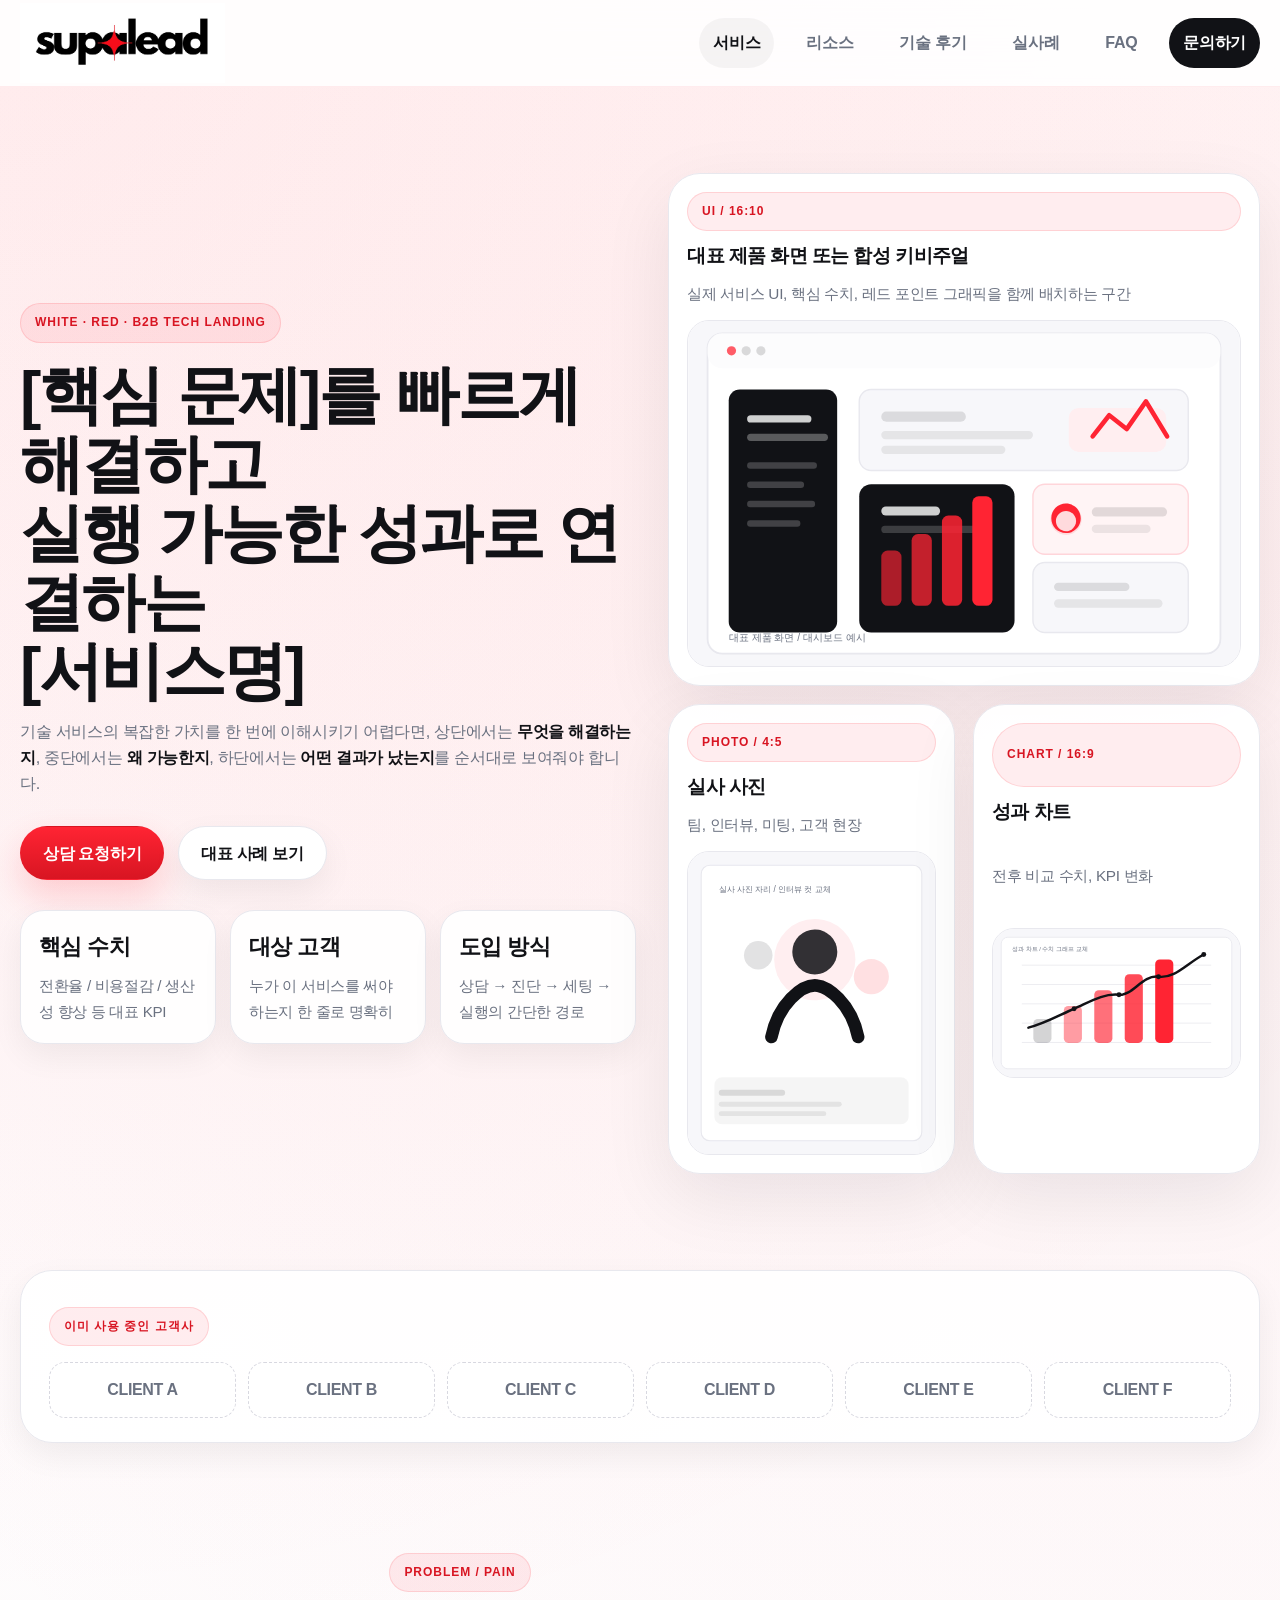
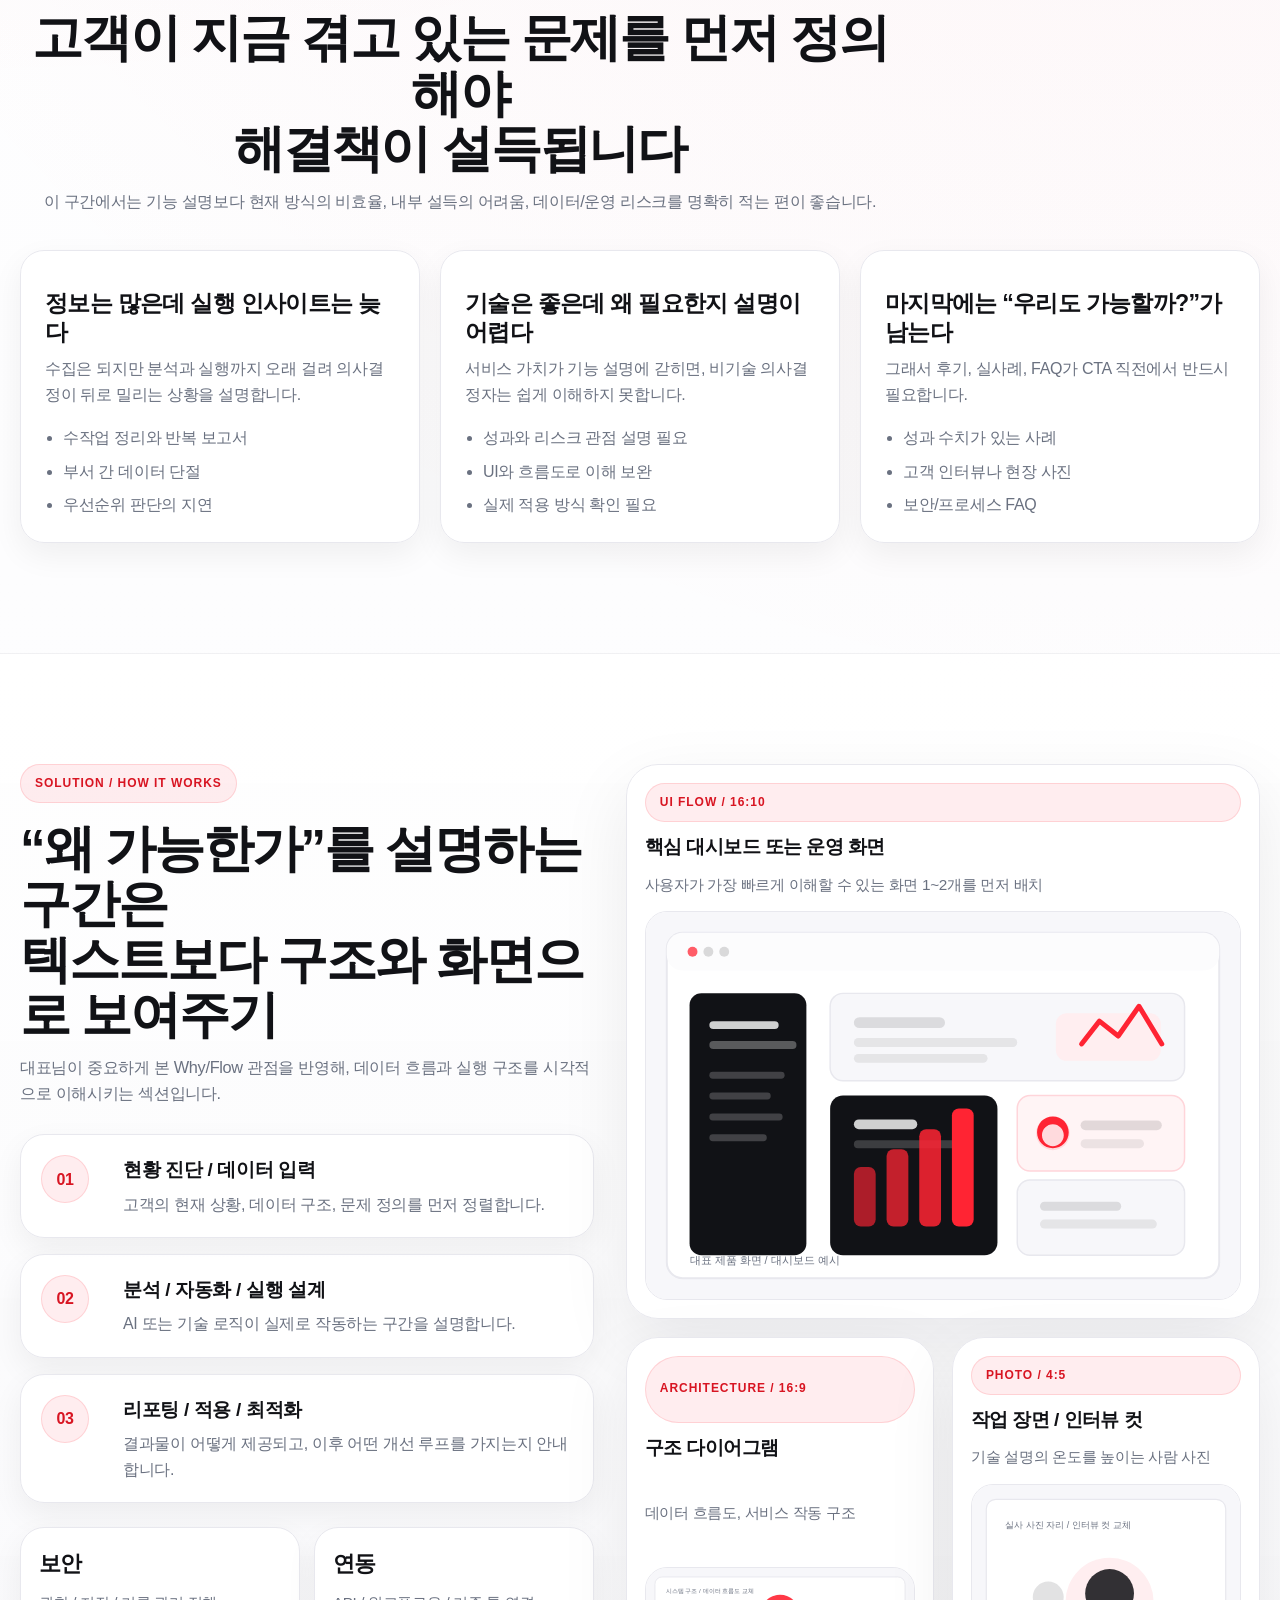
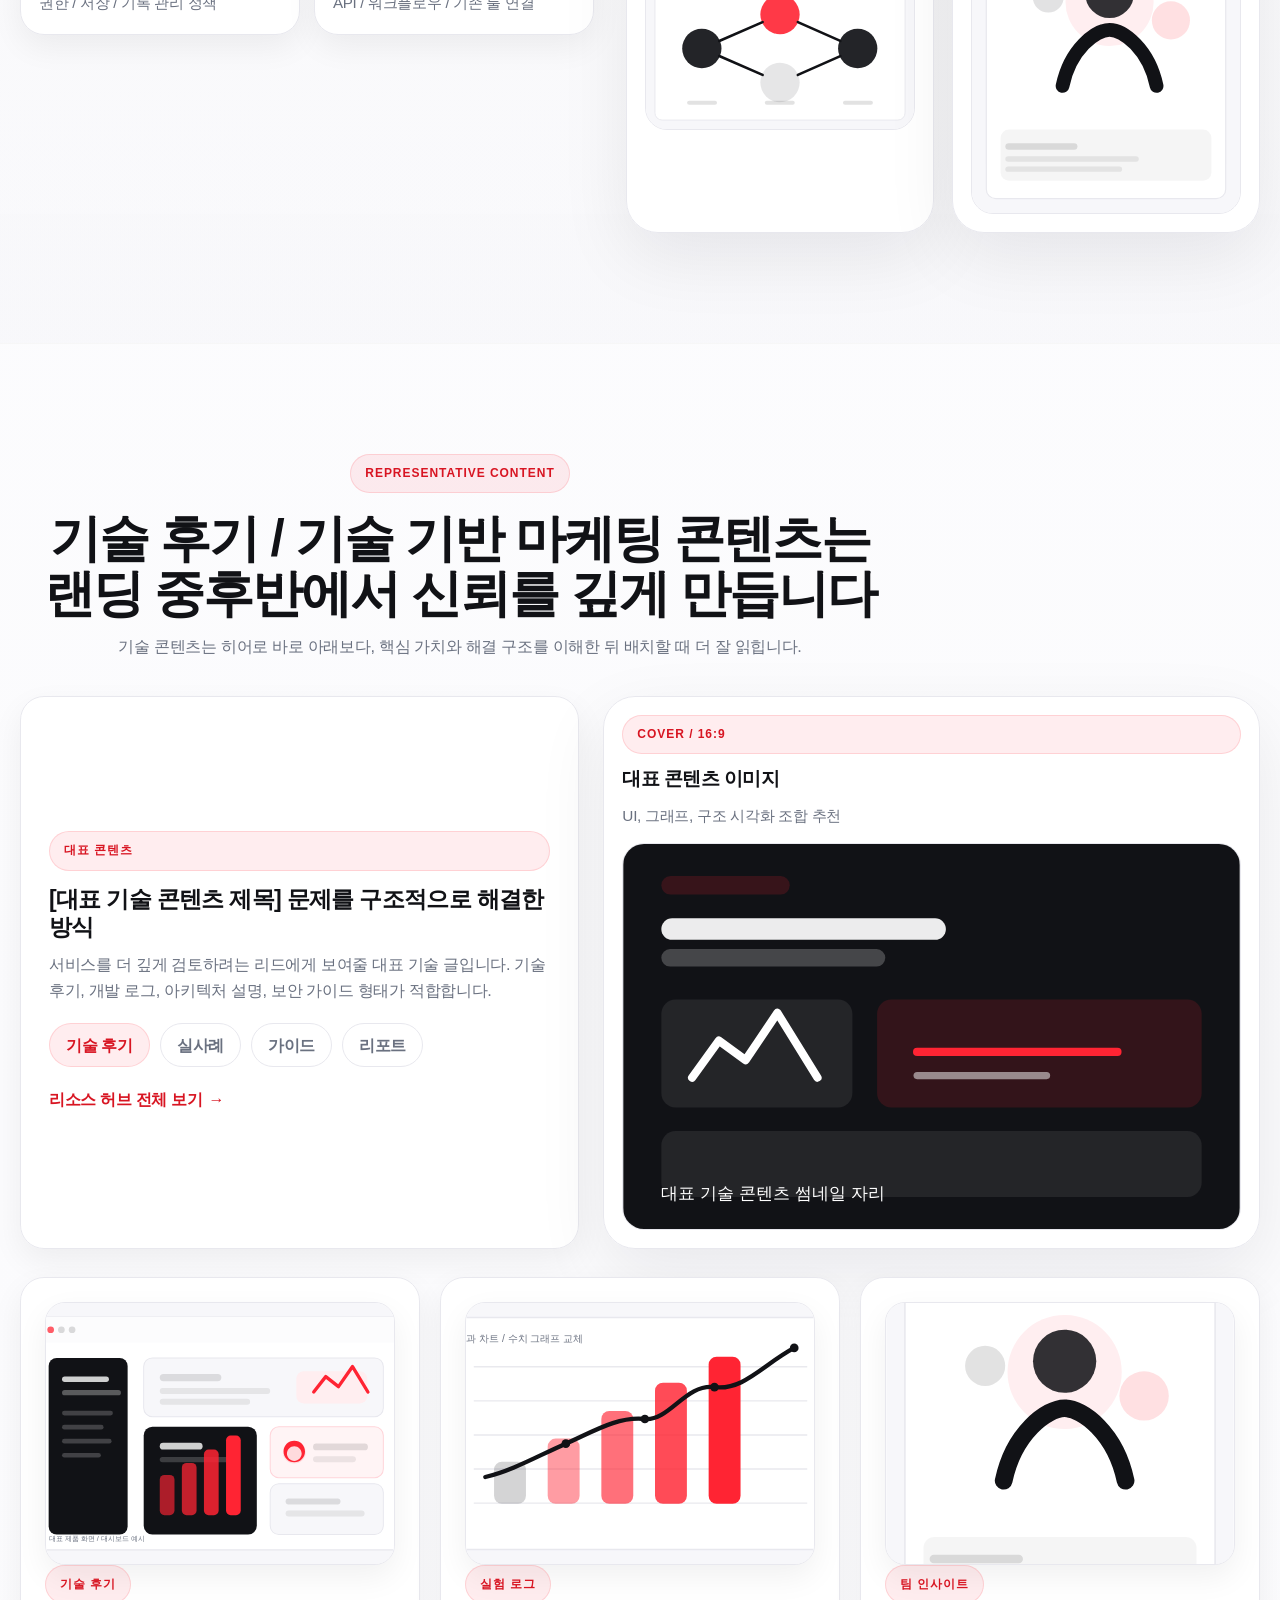
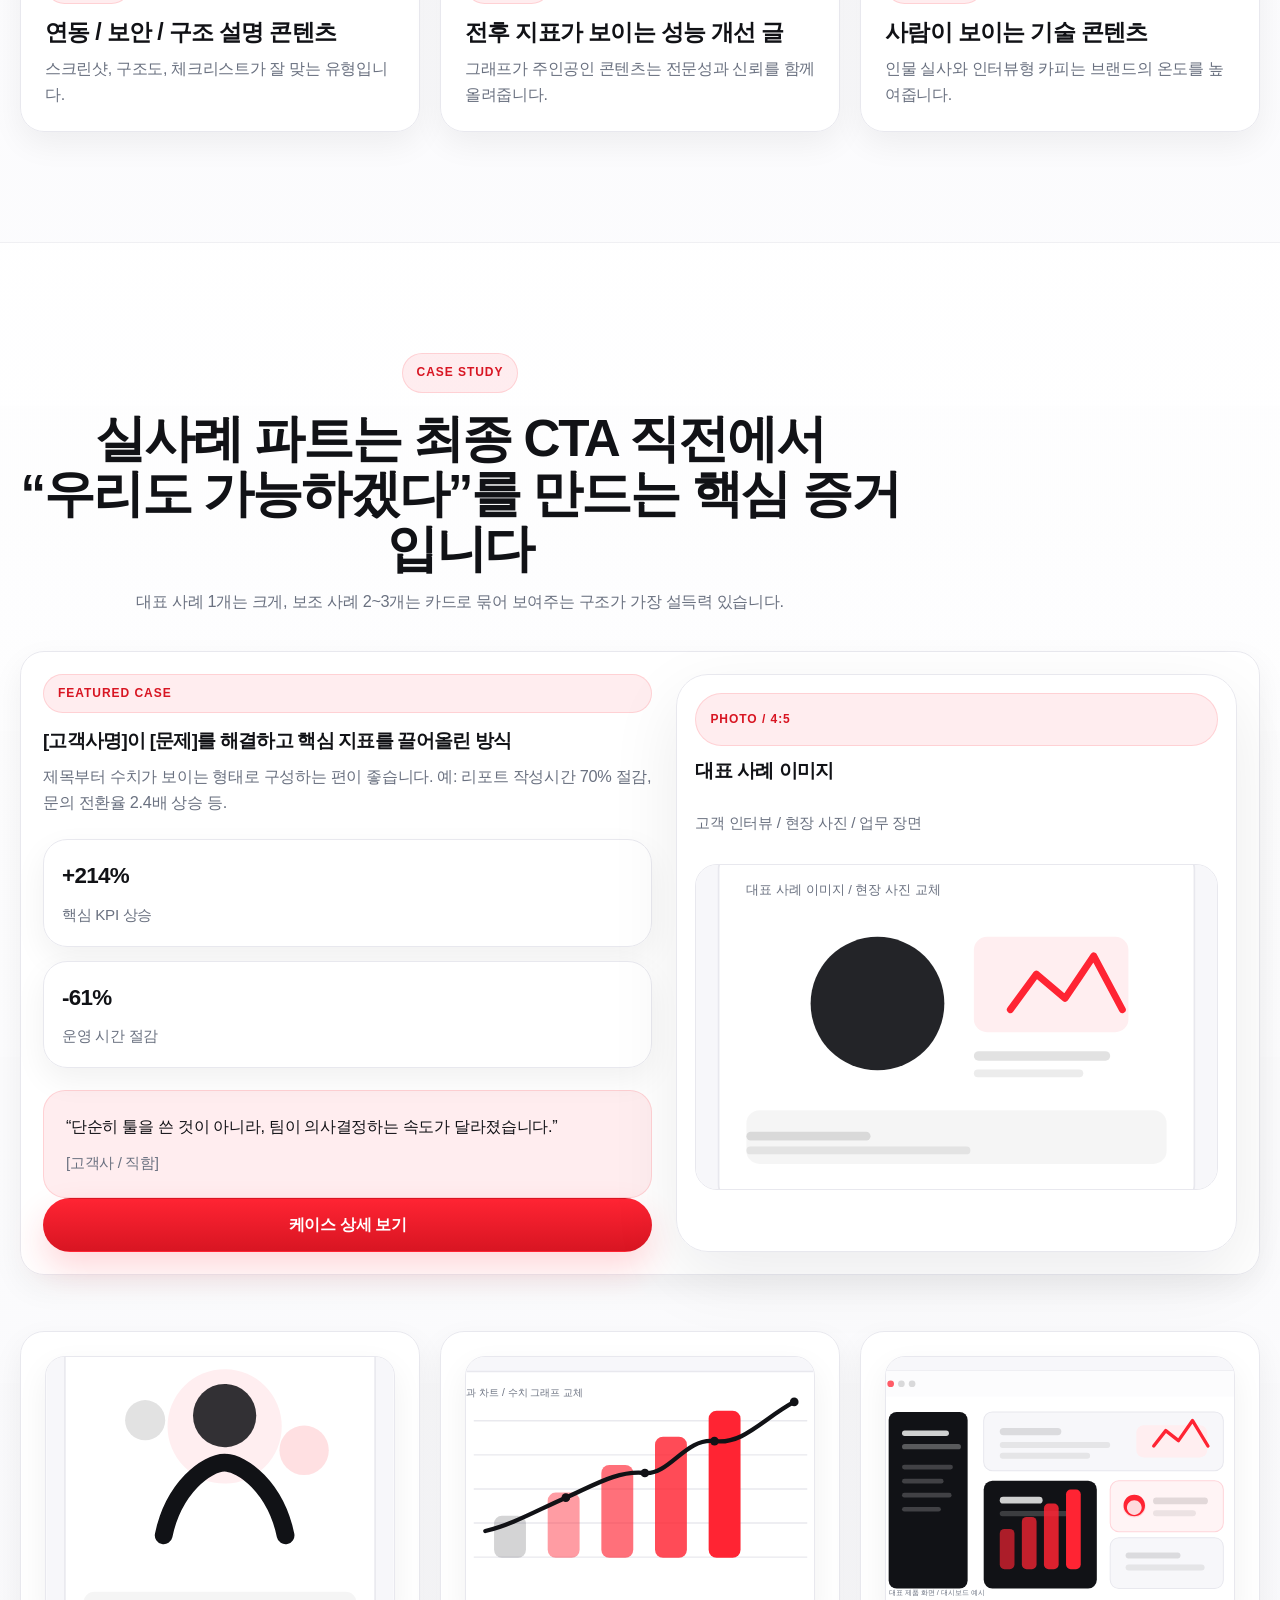
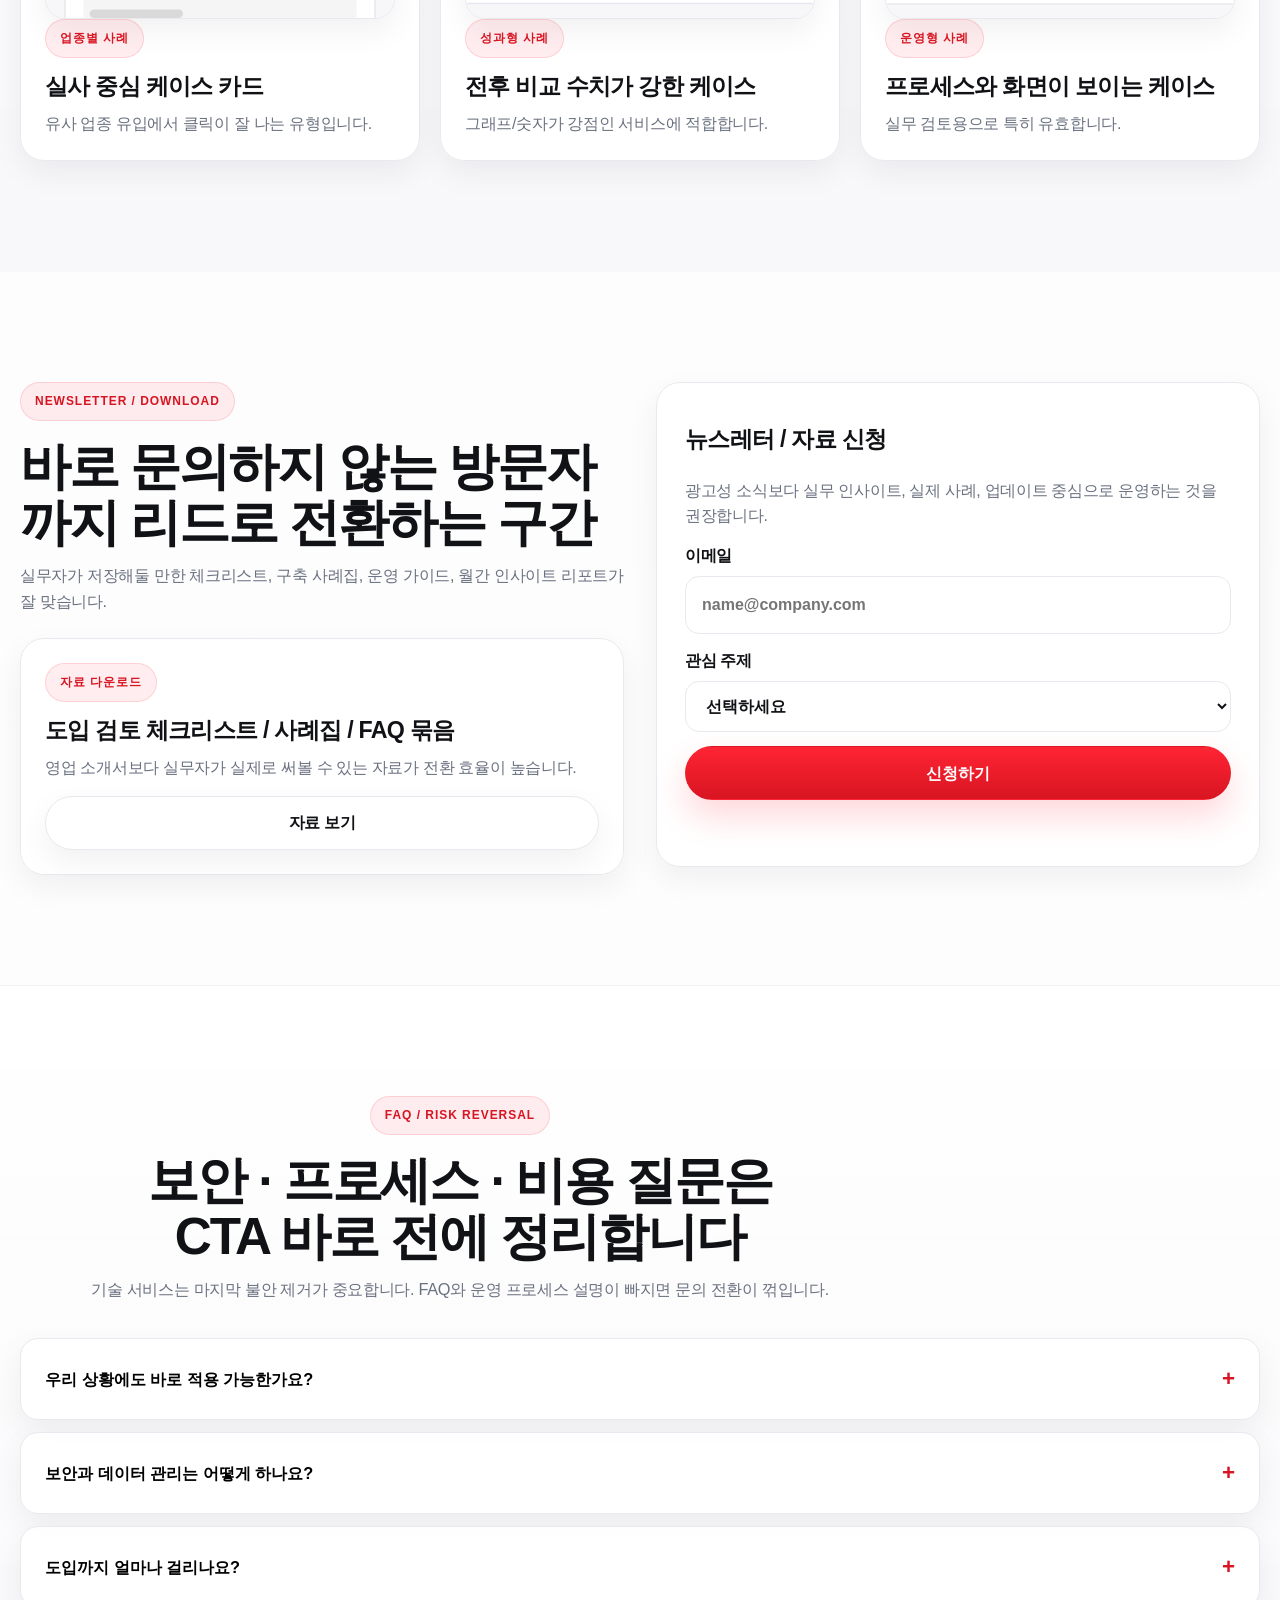
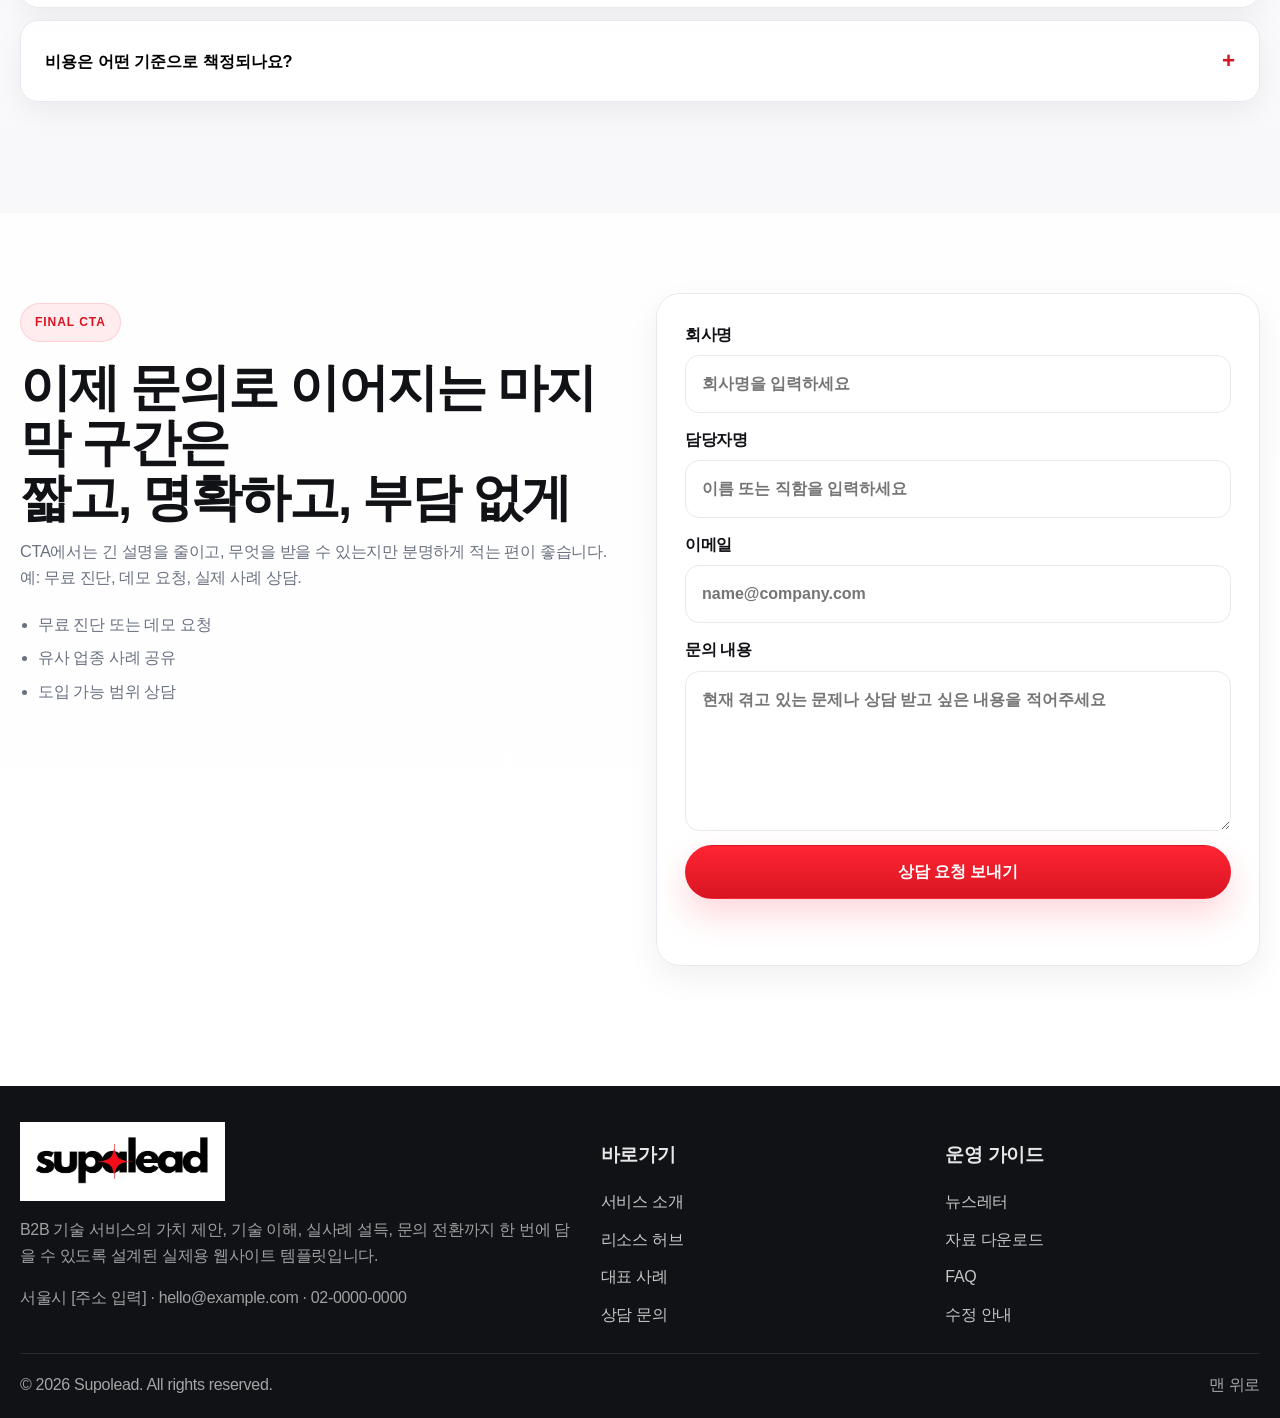
<file: index.html>
<!DOCTYPE html>
<html lang="ko">
<head>
  <meta charset="UTF-8">
  <meta name="viewport" content="width=device-width, initial-scale=1.0">
  <!-- [수정 포인트] 사이트 제목 / 설명 -->
  <title>Supolead | B2B 기술 서비스 랜딩페이지</title>
  <meta name="description" content="Supolead B2B 기술 서비스 소개, 기술 후기, 실사례, 자료 다운로드 페이지 템플릿입니다.">
  <link rel="preconnect" href="https://fonts.googleapis.com">
  <link rel="preconnect" href="https://fonts.gstatic.com" crossorigin>
  <link rel="stylesheet" href="style.css">
  <script defer src="scripts.js"></script>
</head>
<body data-page="home">

  <a class="skip-link" href="#main">본문 바로가기</a>
  <header class="site-header" id="siteHeader">
    <div class="container header-row">
      <a class="brand" href="index.html" aria-label="Supolead 홈">
        <img src="assets/logo.jpeg" alt="Supolead 로고">
      </a>

      <button class="menu-toggle" type="button" aria-expanded="false" aria-controls="siteNav" data-menu-toggle>
        <span></span>
        <span></span>
        <span></span>
        <span class="sr-only">메뉴 열기</span>
      </button>

      <nav class="site-nav" id="siteNav" aria-label="주요 메뉴">
        <!-- [수정 포인트] 메뉴명 / 링크 구조 변경 -->
        <a href="index.html#solution">서비스</a>
        <a href="resources.html">리소스</a>
        <a href="index.html#featured-content">기술 후기</a>
        <a href="case-study.html">실사례</a>
        <a href="index.html#faq">FAQ</a>
        <a class="nav-cta" href="index.html#contact">문의하기</a>
      </nav>
    </div>
  </header>

  <main id="main">
    <section class="hero" id="top">
      <div class="container hero-grid">
        <div class="hero-copy">
          <span class="eyebrow">WHITE · RED · B2B TECH LANDING</span>
          <!-- [수정 포인트] 첫 화면 핵심 메시지 / 보조 문구 / CTA 링크 -->
          <h1>[핵심 문제]를 빠르게 해결하고<br>실행 가능한 성과로 연결하는<br>[서비스명]</h1>
          <p class="hero-text">기술 서비스의 복잡한 가치를 한 번에 이해시키기 어렵다면, 상단에서는 <strong>무엇을 해결하는지</strong>, 중단에서는 <strong>왜 가능한지</strong>, 하단에서는 <strong>어떤 결과가 났는지</strong>를 순서대로 보여줘야 합니다.</p>

          <div class="hero-actions">
            <a class="btn btn-primary" href="#contact">상담 요청하기</a>
            <a class="btn btn-secondary" href="case-study.html">대표 사례 보기</a>
          </div>

          <ul class="hero-stats" aria-label="핵심 요약">
            <li>
              <strong>핵심 수치</strong>
              <span>전환율 / 비용절감 / 생산성 향상 등 대표 KPI</span>
            </li>
            <li>
              <strong>대상 고객</strong>
              <span>누가 이 서비스를 써야 하는지 한 줄로 명확히</span>
            </li>
            <li>
              <strong>도입 방식</strong>
              <span>상담 → 진단 → 세팅 → 실행의 간단한 경로</span>
            </li>
          </ul>
        </div>

        <div class="hero-visual">
          <div class="media-card media-card-large">
            <div class="media-meta">
              <span class="media-chip">UI / 16:10</span>
              <strong>대표 제품 화면 또는 합성 키비주얼</strong>
              <p>실제 서비스 UI, 핵심 수치, 레드 포인트 그래픽을 함께 배치하는 구간</p>
            </div>
            <!-- [수정 포인트] 히어로 대표 이미지를 실제 이미지로 교체 -->
            <img src="assets/hero-ui.svg" alt="대표 제품 화면 예시">
          </div>

          <div class="hero-side-grid">
            <div class="media-card">
              <div class="media-meta">
                <span class="media-chip">PHOTO / 4:5</span>
                <strong>실사 사진</strong>
                <p>팀, 인터뷰, 미팅, 고객 현장</p>
              </div>
              <!-- [수정 포인트] 실사 사진으로 교체 -->
              <img src="assets/team-photo.svg" alt="실사 사진 자리 예시">
            </div>

            <div class="media-card">
              <div class="media-meta">
                <span class="media-chip">CHART / 16:9</span>
                <strong>성과 차트</strong>
                <p>전후 비교 수치, KPI 변화</p>
              </div>
              <!-- [수정 포인트] 실제 성과 그래프로 교체 -->
              <img src="assets/chart.svg" alt="성과 차트 예시">
            </div>
          </div>
        </div>
      </div>
    </section>

    <section class="logo-strip" aria-label="대표 고객사">
      <div class="container">
        <p class="section-kicker">이미 사용 중인 고객사</p>
        <div class="logo-list">
          <!-- [수정 포인트] 실제 고객사 로고로 교체 -->
          <span>CLIENT A</span>
          <span>CLIENT B</span>
          <span>CLIENT C</span>
          <span>CLIENT D</span>
          <span>CLIENT E</span>
          <span>CLIENT F</span>
        </div>
      </div>
    </section>

    <section class="section" id="pain">
      <div class="container">
        <div class="section-head">
          <span class="eyebrow">Problem / Pain</span>
          <h2>고객이 지금 겪고 있는 문제를 먼저 정의해야<br>해결책이 설득됩니다</h2>
          <p>이 구간에서는 기능 설명보다 현재 방식의 비효율, 내부 설득의 어려움, 데이터/운영 리스크를 명확히 적는 편이 좋습니다.</p>
        </div>

        <div class="card-grid card-grid-3">
          <article class="info-card">
            <!-- [수정 포인트] 문제 카드 제목 / 설명 -->
            <h3>정보는 많은데 실행 인사이트는 늦다</h3>
            <p>수집은 되지만 분석과 실행까지 오래 걸려 의사결정이 뒤로 밀리는 상황을 설명합니다.</p>
            <ul>
              <li>수작업 정리와 반복 보고서</li>
              <li>부서 간 데이터 단절</li>
              <li>우선순위 판단의 지연</li>
            </ul>
          </article>

          <article class="info-card">
            <h3>기술은 좋은데 왜 필요한지 설명이 어렵다</h3>
            <p>서비스 가치가 기능 설명에 갇히면, 비기술 의사결정자는 쉽게 이해하지 못합니다.</p>
            <ul>
              <li>성과와 리스크 관점 설명 필요</li>
              <li>UI와 흐름도로 이해 보완</li>
              <li>실제 적용 방식 확인 필요</li>
            </ul>
          </article>

          <article class="info-card">
            <h3>마지막에는 “우리도 가능할까?”가 남는다</h3>
            <p>그래서 후기, 실사례, FAQ가 CTA 직전에서 반드시 필요합니다.</p>
            <ul>
              <li>성과 수치가 있는 사례</li>
              <li>고객 인터뷰나 현장 사진</li>
              <li>보안/프로세스 FAQ</li>
            </ul>
          </article>
        </div>
      </div>
    </section>

    <section class="section section-alt" id="solution">
      <div class="container solution-grid">
        <div>
          <div class="section-head section-head-left">
            <span class="eyebrow">Solution / How it works</span>
            <h2>“왜 가능한가”를 설명하는 구간은<br>텍스트보다 구조와 화면으로 보여주기</h2>
            <p>대표님이 중요하게 본 Why/Flow 관점을 반영해, 데이터 흐름과 실행 구조를 시각적으로 이해시키는 섹션입니다.</p>
          </div>

          <div class="step-list">
            <!-- [수정 포인트] 서비스 동작 흐름 / 단계 설명 -->
            <article>
              <span>01</span>
              <div>
                <h3>현황 진단 / 데이터 입력</h3>
                <p>고객의 현재 상황, 데이터 구조, 문제 정의를 먼저 정렬합니다.</p>
              </div>
            </article>
            <article>
              <span>02</span>
              <div>
                <h3>분석 / 자동화 / 실행 설계</h3>
                <p>AI 또는 기술 로직이 실제로 작동하는 구간을 설명합니다.</p>
              </div>
            </article>
            <article>
              <span>03</span>
              <div>
                <h3>리포팅 / 적용 / 최적화</h3>
                <p>결과물이 어떻게 제공되고, 이후 어떤 개선 루프를 가지는지 안내합니다.</p>
              </div>
            </article>
          </div>

          <div class="metric-boxes">
            <div>
              <strong>보안</strong>
              <span>권한 / 저장 / 기록 관리 정책</span>
            </div>
            <div>
              <strong>연동</strong>
              <span>API / 워크플로우 / 기존 툴 연결</span>
            </div>
          </div>
        </div>

        <div class="stack-grid">
          <div class="media-card">
            <div class="media-meta">
              <span class="media-chip">UI FLOW / 16:10</span>
              <strong>핵심 대시보드 또는 운영 화면</strong>
              <p>사용자가 가장 빠르게 이해할 수 있는 화면 1~2개를 먼저 배치</p>
            </div>
            <!-- [수정 포인트] 실제 대시보드 캡처로 교체 -->
            <img src="assets/hero-ui.svg" alt="대시보드 예시">
          </div>

          <div class="media-split">
            <div class="media-card">
              <div class="media-meta">
                <span class="media-chip">ARCHITECTURE / 16:9</span>
                <strong>구조 다이어그램</strong>
                <p>데이터 흐름도, 서비스 작동 구조</p>
              </div>
              <!-- [수정 포인트] 실제 구조도 이미지로 교체 -->
              <img src="assets/diagram.svg" alt="구조 다이어그램 예시">
            </div>

            <div class="media-card">
              <div class="media-meta">
                <span class="media-chip">PHOTO / 4:5</span>
                <strong>작업 장면 / 인터뷰 컷</strong>
                <p>기술 설명의 온도를 높이는 사람 사진</p>
              </div>
              <!-- [수정 포인트] 실제 현장 사진으로 교체 -->
              <img src="assets/team-photo.svg" alt="현장 사진 예시">
            </div>
          </div>
        </div>
      </div>
    </section>

    <section class="section" id="featured-content">
      <div class="container">
        <div class="section-head">
          <span class="eyebrow">Representative Content</span>
          <h2>기술 후기 / 기술 기반 마케팅 콘텐츠는<br>랜딩 중후반에서 신뢰를 깊게 만듭니다</h2>
          <p>기술 콘텐츠는 히어로 바로 아래보다, 핵심 가치와 해결 구조를 이해한 뒤 배치할 때 더 잘 읽힙니다.</p>
        </div>

        <div class="feature-grid">
          <article class="feature-copy">
            <!-- [수정 포인트] 대표 콘텐츠 제목 / 보조문구 / 카테고리 / 링크 -->
            <span class="content-label">대표 콘텐츠</span>
            <h3>[대표 기술 콘텐츠 제목] 문제를 구조적으로 해결한 방식</h3>
            <p>서비스를 더 깊게 검토하려는 리드에게 보여줄 대표 기술 글입니다. 기술 후기, 개발 로그, 아키텍처 설명, 보안 가이드 형태가 적합합니다.</p>
            <div class="chip-row">
              <a class="chip chip-active" href="resources.html#resource-grid">기술 후기</a>
              <a class="chip" href="resources.html#resource-grid">실사례</a>
              <a class="chip" href="resources.html#resource-grid">가이드</a>
              <a class="chip" href="resources.html#resource-grid">리포트</a>
            </div>
            <a class="text-link" href="resources.html">리소스 허브 전체 보기</a>
          </article>

          <div class="media-card media-card-cover">
            <div class="media-meta">
              <span class="media-chip">COVER / 16:9</span>
              <strong>대표 콘텐츠 이미지</strong>
              <p>UI, 그래프, 구조 시각화 조합 추천</p>
            </div>
            <!-- [수정 포인트] 대표 콘텐츠 썸네일로 교체 -->
            <img src="assets/blog-cover.svg" alt="대표 기술 콘텐츠 썸네일 예시">
          </div>
        </div>

        <div class="card-grid card-grid-3 secondary-top-gap">
          <article class="resource-card">
            <a class="resource-thumb" href="resources.html#resource-grid">
              <!-- [수정 포인트] 카드 썸네일 교체 -->
              <img src="assets/hero-ui.svg" alt="기술 후기 카드 썸네일 예시">
            </a>
            <span class="content-label">기술 후기</span>
            <h3><a href="resources.html#resource-grid">연동 / 보안 / 구조 설명 콘텐츠</a></h3>
            <p>스크린샷, 구조도, 체크리스트가 잘 맞는 유형입니다.</p>
          </article>

          <article class="resource-card">
            <a class="resource-thumb" href="resources.html#resource-grid">
              <img src="assets/chart.svg" alt="실험 로그 카드 썸네일 예시">
            </a>
            <span class="content-label">실험 로그</span>
            <h3><a href="resources.html#resource-grid">전후 지표가 보이는 성능 개선 글</a></h3>
            <p>그래프가 주인공인 콘텐츠는 전문성과 신뢰를 함께 올려줍니다.</p>
          </article>

          <article class="resource-card">
            <a class="resource-thumb" href="resources.html#resource-grid">
              <img src="assets/team-photo.svg" alt="팀 인사이트 카드 썸네일 예시">
            </a>
            <span class="content-label">팀 인사이트</span>
            <h3><a href="resources.html#resource-grid">사람이 보이는 기술 콘텐츠</a></h3>
            <p>인물 실사와 인터뷰형 카피는 브랜드의 온도를 높여줍니다.</p>
          </article>
        </div>
      </div>
    </section>

    <section class="section section-alt" id="cases">
      <div class="container">
        <div class="section-head">
          <span class="eyebrow">Case Study</span>
          <h2>실사례 파트는 최종 CTA 직전에서<br>“우리도 가능하겠다”를 만드는 핵심 증거입니다</h2>
          <p>대표 사례 1개는 크게, 보조 사례 2~3개는 카드로 묶어 보여주는 구조가 가장 설득력 있습니다.</p>
        </div>

        <div class="case-layout">
          <article class="case-feature">
            <div class="case-feature-copy">
              <!-- [수정 포인트] 대표 사례 제목 / 수치 / 요약 / 인용문 -->
              <span class="content-label">Featured Case</span>
              <h3>[고객사명]이 [문제]를 해결하고 핵심 지표를 끌어올린 방식</h3>
              <p>제목부터 수치가 보이는 형태로 구성하는 편이 좋습니다. 예: 리포트 작성시간 70% 절감, 문의 전환율 2.4배 상승 등.</p>

              <div class="case-metrics">
                <div>
                  <strong>+214%</strong>
                  <span>핵심 KPI 상승</span>
                </div>
                <div>
                  <strong>-61%</strong>
                  <span>운영 시간 절감</span>
                </div>
              </div>

              <blockquote>
                “단순히 툴을 쓴 것이 아니라, 팀이 의사결정하는 속도가 달라졌습니다.”
                <cite>[고객사 / 직함]</cite>
              </blockquote>

              <a class="btn btn-primary" href="case-study.html">케이스 상세 보기</a>
            </div>

            <div class="media-card media-card-cover">
              <div class="media-meta">
                <span class="media-chip">PHOTO / 4:5</span>
                <strong>대표 사례 이미지</strong>
                <p>고객 인터뷰 / 현장 사진 / 업무 장면</p>
              </div>
              <!-- [수정 포인트] 실제 사례 대표 이미지로 교체 -->
              <img src="assets/case-photo.svg" alt="대표 사례 이미지 예시">
            </div>
          </article>

          <div class="card-grid card-grid-3 secondary-top-gap">
            <article class="resource-card">
              <a class="resource-thumb" href="case-study.html">
                <img src="assets/team-photo.svg" alt="업종별 사례 썸네일 예시">
              </a>
              <span class="content-label">업종별 사례</span>
              <h3><a href="case-study.html">실사 중심 케이스 카드</a></h3>
              <p>유사 업종 유입에서 클릭이 잘 나는 유형입니다.</p>
            </article>

            <article class="resource-card">
              <a class="resource-thumb" href="case-study.html">
                <img src="assets/chart.svg" alt="성과형 사례 썸네일 예시">
              </a>
              <span class="content-label">성과형 사례</span>
              <h3><a href="case-study.html">전후 비교 수치가 강한 케이스</a></h3>
              <p>그래프/숫자가 강점인 서비스에 적합합니다.</p>
            </article>

            <article class="resource-card">
              <a class="resource-thumb" href="case-study.html">
                <img src="assets/hero-ui.svg" alt="운영형 사례 썸네일 예시">
              </a>
              <span class="content-label">운영형 사례</span>
              <h3><a href="case-study.html">프로세스와 화면이 보이는 케이스</a></h3>
              <p>실무 검토용으로 특히 유효합니다.</p>
            </article>
          </div>
        </div>
      </div>
    </section>

    <section class="section" id="newsletter">
      <div class="container newsletter-grid">
        <div>
          <div class="section-head section-head-left compact-head">
            <span class="eyebrow">Newsletter / Download</span>
            <h2>바로 문의하지 않는 방문자까지
리드로 전환하는 구간</h2>
            <p>실무자가 저장해둘 만한 체크리스트, 구축 사례집, 운영 가이드, 월간 인사이트 리포트가 잘 맞습니다.</p>
          </div>

          <div class="download-card">
            <div>
              <span class="content-label">자료 다운로드</span>
              <h3>도입 검토 체크리스트 / 사례집 / FAQ 묶음</h3>
              <p>영업 소개서보다 실무자가 실제로 써볼 수 있는 자료가 전환 효율이 높습니다.</p>
            </div>
            <a class="btn btn-secondary" href="resources.html#download">자료 보기</a>
          </div>
        </div>

        <form class="newsletter-form js-newsletter-form" id="newsletterForm">
          <!-- [수정 포인트] 뉴스레터 수집 목적 / 폼 문구 / 필드 구성 -->
          <h3>뉴스레터 / 자료 신청</h3>
          <p>광고성 소식보다 실무 인사이트, 실제 사례, 업데이트 중심으로 운영하는 것을 권장합니다.</p>
          <label>
            이메일
            <input type="email" name="email" placeholder="name@company.com" required>
          </label>
          <label>
            관심 주제
            <select name="topic" required>
              <option value="">선택하세요</option>
              <option value="기술 후기">기술 후기</option>
              <option value="실사례">실사례</option>
              <option value="가이드">가이드</option>
              <option value="리포트">리포트</option>
            </select>
          </label>
          <button class="btn btn-primary" type="submit">신청하기</button>
          <p class="form-status" aria-live="polite"></p>
        </form>
      </div>
    </section>

    <section class="section section-alt" id="faq">
      <div class="container">
        <div class="section-head">
          <span class="eyebrow">FAQ / Risk Reversal</span>
          <h2>보안 · 프로세스 · 비용 질문은<br>CTA 바로 전에 정리합니다</h2>
          <p>기술 서비스는 마지막 불안 제거가 중요합니다. FAQ와 운영 프로세스 설명이 빠지면 문의 전환이 꺾입니다.</p>
        </div>

        <div class="faq-list">
          <!-- [수정 포인트] FAQ 질문/답변 수정 또는 추가 -->
          <article class="faq-item">
            <button class="faq-question" type="button" aria-expanded="false">
              우리 상황에도 바로 적용 가능한가요?
            </button>
            <div class="faq-answer">
              <p>업종, 운영 방식, 현재 사용하는 툴에 따라 적용 범위를 조정할 수 있도록 상담 → 진단 → 제안 흐름으로 안내하는 문구를 넣으세요.</p>
            </div>
          </article>

          <article class="faq-item">
            <button class="faq-question" type="button" aria-expanded="false">
              보안과 데이터 관리는 어떻게 하나요?
            </button>
            <div class="faq-answer">
              <p>권한 정책, 저장 위치, 로그 기록, 외부 연동 정책 등 실제 운영 기준을 간단히 적는 것이 좋습니다.</p>
            </div>
          </article>

          <article class="faq-item">
            <button class="faq-question" type="button" aria-expanded="false">
              도입까지 얼마나 걸리나요?
            </button>
            <div class="faq-answer">
              <p>사전 미팅, 요구사항 정리, 세팅, 파일럿, 운영 개시까지의 표준 일정을 써두면 상담 부담이 낮아집니다.</p>
            </div>
          </article>

          <article class="faq-item">
            <button class="faq-question" type="button" aria-expanded="false">
              비용은 어떤 기준으로 책정되나요?
            </button>
            <div class="faq-answer">
              <p>사용 범위, 사용자 수, 프로젝트 기간, 연동 범위 등 가격 결정 기준을 간단히 안내하세요.</p>
            </div>
          </article>
        </div>
      </div>
    </section>

    <section class="section contact-section" id="contact">
      <div class="container contact-grid">
        <div class="contact-copy">
          <span class="eyebrow">Final CTA</span>
          <!-- [수정 포인트] 마지막 설득 문구 -->
          <h2>이제 문의로 이어지는 마지막 구간은<br>짧고, 명확하고, 부담 없게</h2>
          <p>CTA에서는 긴 설명을 줄이고, 무엇을 받을 수 있는지만 분명하게 적는 편이 좋습니다. 예: 무료 진단, 데모 요청, 실제 사례 상담.</p>
          <ul class="contact-points">
            <li>무료 진단 또는 데모 요청</li>
            <li>유사 업종 사례 공유</li>
            <li>도입 가능 범위 상담</li>
          </ul>
        </div>

        <form class="contact-form js-contact-form" id="contactForm">
          <!-- [수정 포인트] 실제 문의 폼 필드 / 문구 / 법적 동의 내용 -->
          <label>
            회사명
            <input type="text" name="company" placeholder="회사명을 입력하세요" required>
          </label>
          <label>
            담당자명
            <input type="text" name="name" placeholder="이름 또는 직함을 입력하세요" required>
          </label>
          <label>
            이메일
            <input type="email" name="email" placeholder="name@company.com" required>
          </label>
          <label>
            문의 내용
            <textarea name="message" rows="5" placeholder="현재 겪고 있는 문제나 상담 받고 싶은 내용을 적어주세요" required></textarea>
          </label>
          <button class="btn btn-primary" type="submit">상담 요청 보내기</button>
          <p class="form-status" aria-live="polite"></p>
        </form>
      </div>
    </section>
  </main>

  <footer class="site-footer">
    <div class="container footer-grid">
      <div>
        <!-- [수정 포인트] 회사명 / 소개 문구 / 주소 / 연락처 -->
        <a class="footer-brand" href="index.html">
          <img src="assets/logo.jpeg" alt="Supolead 로고">
        </a>
        <p class="footer-copy">B2B 기술 서비스의 가치 제안, 기술 이해, 실사례 설득, 문의 전환까지 한 번에 담을 수 있도록 설계된 실제용 웹사이트 템플릿입니다.</p>
        <p class="footer-meta">서울시 [주소 입력] · hello@example.com · 02-0000-0000</p>
      </div>

      <div>
        <h3>바로가기</h3>
        <ul class="footer-links">
          <li><a href="index.html#solution">서비스 소개</a></li>
          <li><a href="resources.html">리소스 허브</a></li>
          <li><a href="case-study.html">대표 사례</a></li>
          <li><a href="index.html#contact">상담 문의</a></li>
        </ul>
      </div>

      <div>
        <h3>운영 가이드</h3>
        <ul class="footer-links">
          <li><a href="resources.html#newsletter">뉴스레터</a></li>
          <li><a href="resources.html#download">자료 다운로드</a></li>
          <li><a href="index.html#faq">FAQ</a></li>
          <li><a href="README.md">수정 안내</a></li>
        </ul>
      </div>
    </div>

    <div class="container footer-bottom">
      <p>© <span id="currentYear"></span> Supolead. All rights reserved.</p>
      <a href="#top">맨 위로</a>
    </div>
  </footer>

</body>
</html>
</file>
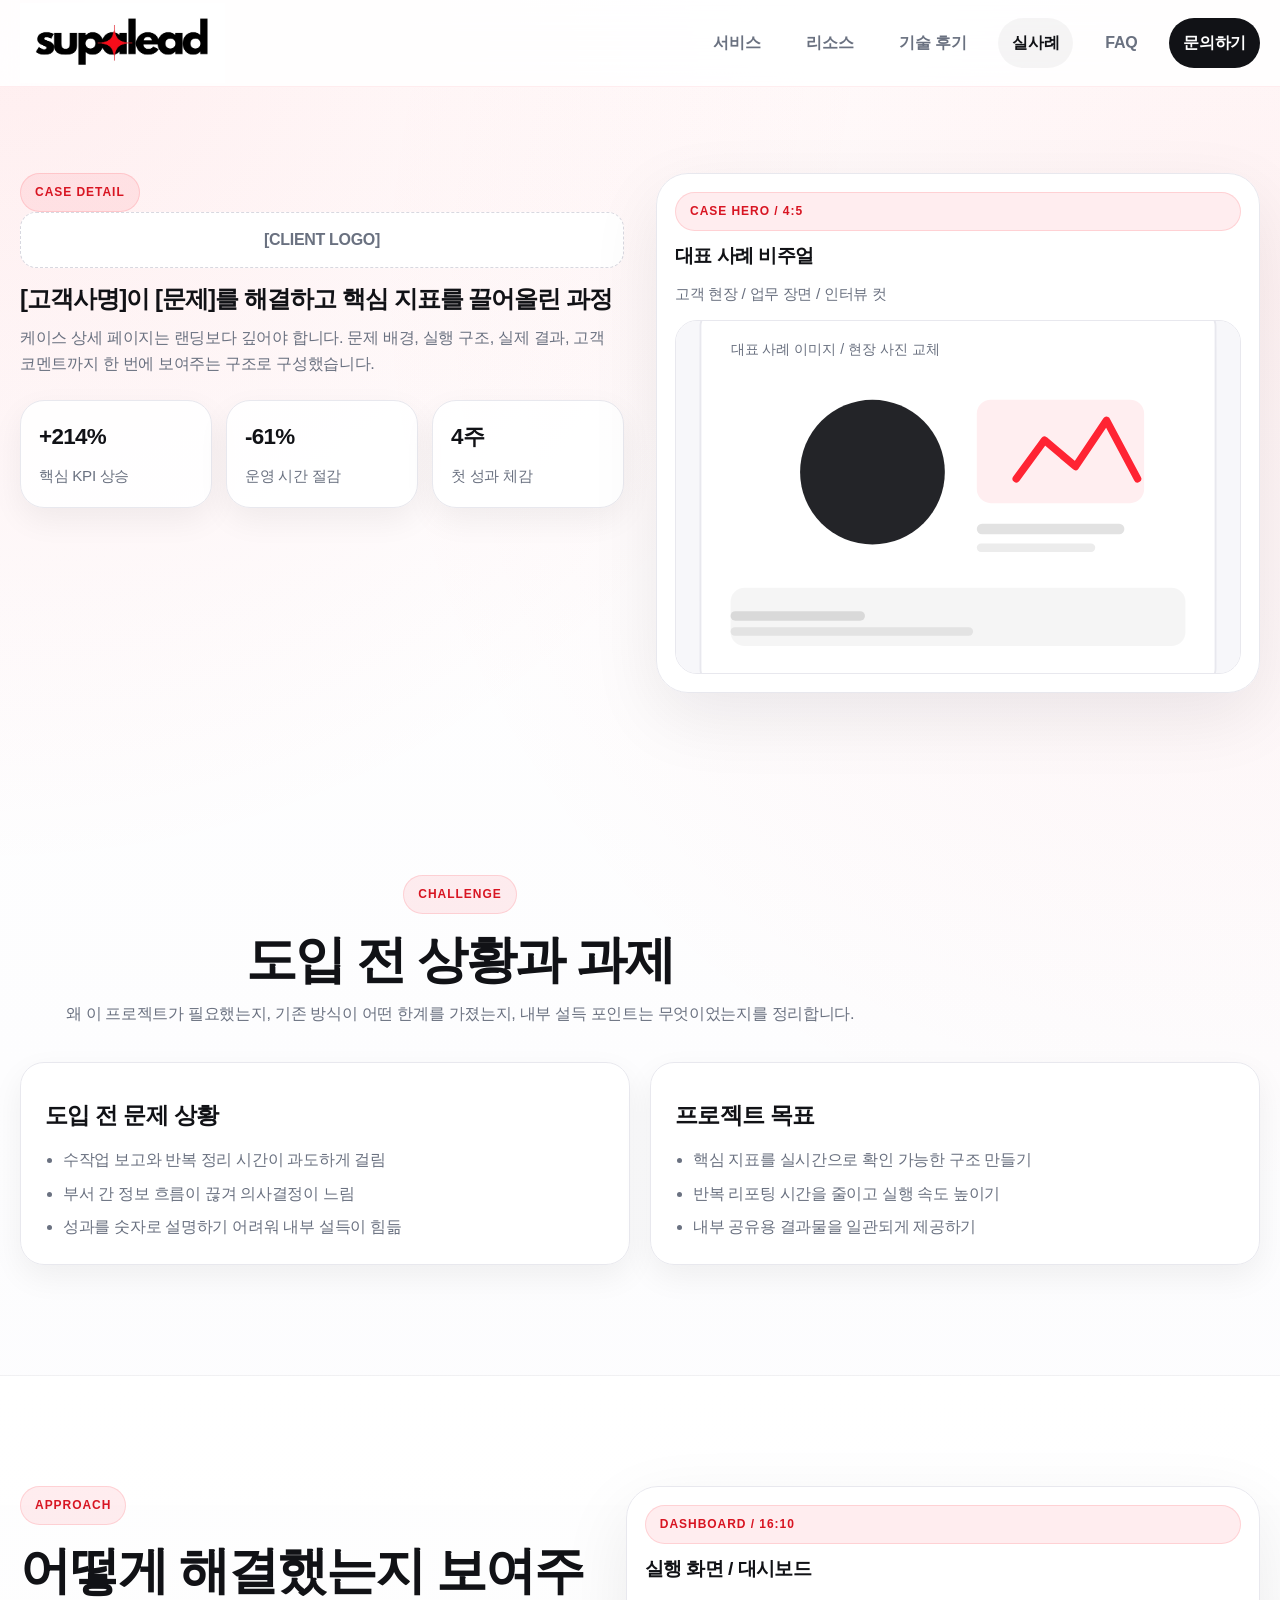
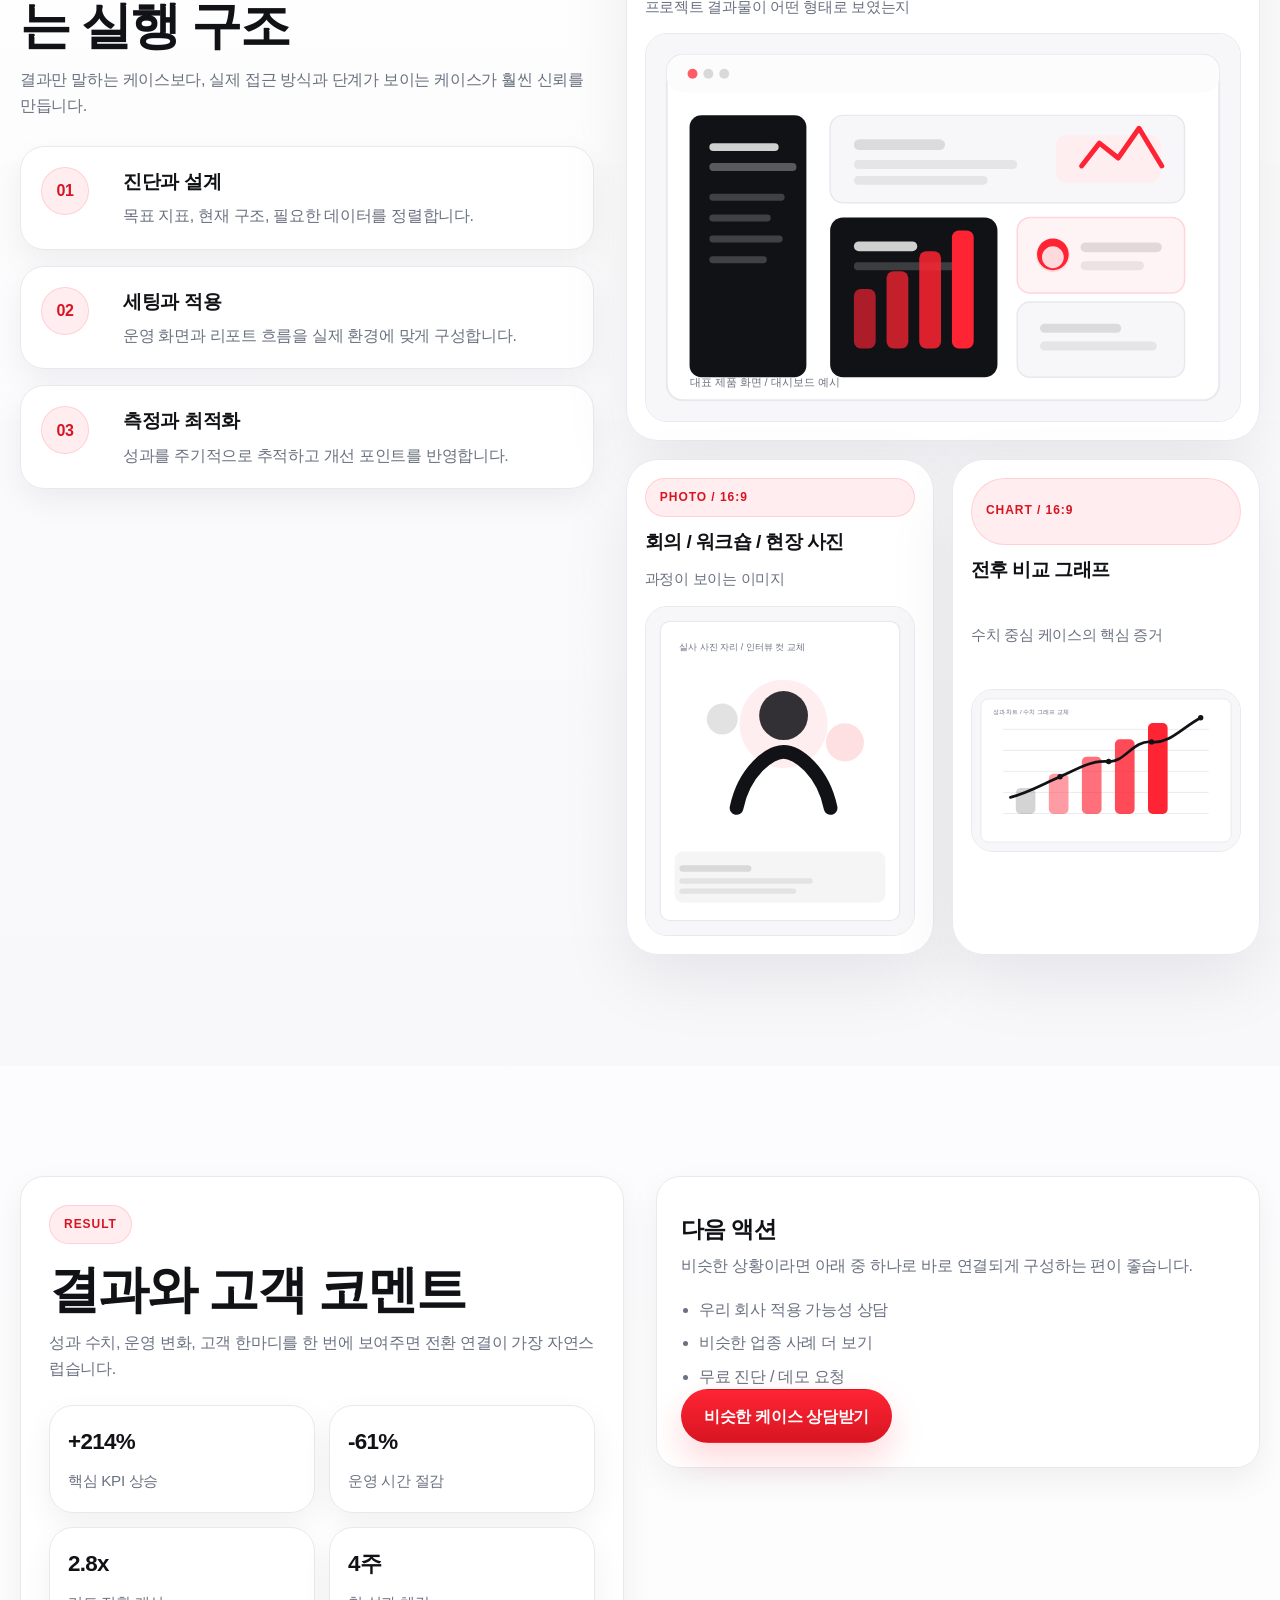
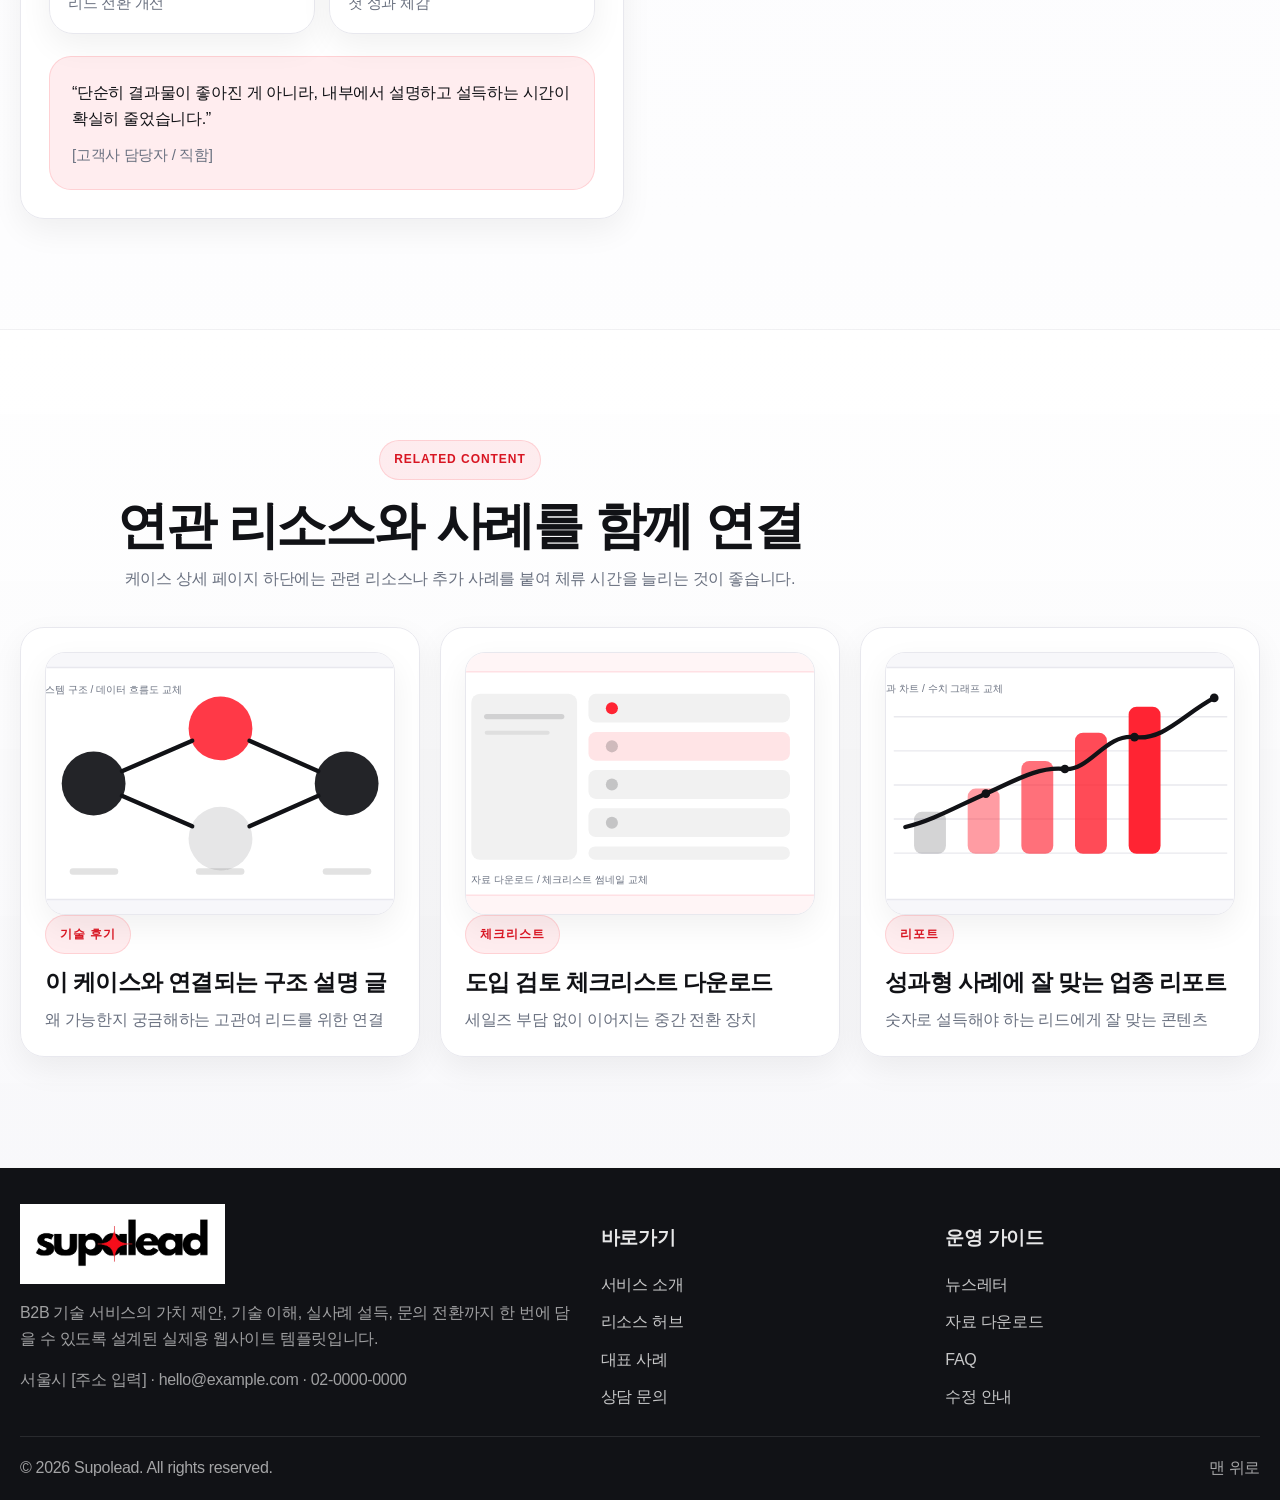
<file: case-study.html>
<!DOCTYPE html>
<html lang="ko">
<head>
  <meta charset="UTF-8">
  <meta name="viewport" content="width=device-width, initial-scale=1.0">
  <!-- [수정 포인트] 사이트 제목 / 설명 -->
  <title>Supolead | B2B 기술 서비스 랜딩페이지</title>
  <meta name="description" content="Supolead B2B 기술 서비스 소개, 기술 후기, 실사례, 자료 다운로드 페이지 템플릿입니다.">
  <link rel="preconnect" href="https://fonts.googleapis.com">
  <link rel="preconnect" href="https://fonts.gstatic.com" crossorigin>
  <link rel="stylesheet" href="style.css">
  <script defer src="scripts.js"></script>
</head>
<body data-page="case">

  <a class="skip-link" href="#main">본문 바로가기</a>
  <header class="site-header" id="siteHeader">
    <div class="container header-row">
      <a class="brand" href="index.html" aria-label="Supolead 홈">
        <img src="assets/logo.jpeg" alt="Supolead 로고">
      </a>

      <button class="menu-toggle" type="button" aria-expanded="false" aria-controls="siteNav" data-menu-toggle>
        <span></span>
        <span></span>
        <span></span>
        <span class="sr-only">메뉴 열기</span>
      </button>

      <nav class="site-nav" id="siteNav" aria-label="주요 메뉴">
        <!-- [수정 포인트] 메뉴명 / 링크 구조 변경 -->
        <a href="index.html#solution">서비스</a>
        <a href="resources.html">리소스</a>
        <a href="index.html#featured-content">기술 후기</a>
        <a href="case-study.html">실사례</a>
        <a href="index.html#faq">FAQ</a>
        <a class="nav-cta" href="index.html#contact">문의하기</a>
      </nav>
    </div>
  </header>

  <main id="main">
    <section class="sub-hero" id="top">
      <div class="container case-hero-grid">
        <div>
          <span class="eyebrow">Case Detail</span>
          <!-- [수정 포인트] 고객사명 / 업종 / 문제 / 성과 요약 -->
          <div class="case-logo">[CLIENT LOGO]</div>
          <h1>[고객사명]이 [문제]를 해결하고
핵심 지표를 끌어올린 과정</h1>
          <p>케이스 상세 페이지는 랜딩보다 깊어야 합니다. 문제 배경, 실행 구조, 실제 결과, 고객 코멘트까지 한 번에 보여주는 구조로 구성했습니다.</p>

          <div class="case-metrics case-metrics-hero">
            <div>
              <strong>+214%</strong>
              <span>핵심 KPI 상승</span>
            </div>
            <div>
              <strong>-61%</strong>
              <span>운영 시간 절감</span>
            </div>
            <div>
              <strong>4주</strong>
              <span>첫 성과 체감</span>
            </div>
          </div>
        </div>

        <div class="media-card media-card-cover">
          <div class="media-meta">
            <span class="media-chip">CASE HERO / 4:5</span>
            <strong>대표 사례 비주얼</strong>
            <p>고객 현장 / 업무 장면 / 인터뷰 컷</p>
          </div>
          <!-- [수정 포인트] 케이스 대표 이미지로 교체 -->
          <img src="assets/case-photo.svg" alt="케이스 대표 이미지 예시">
        </div>
      </div>
    </section>

    <section class="section">
      <div class="container">
        <div class="section-head">
          <span class="eyebrow">Challenge</span>
          <h2>도입 전 상황과 과제</h2>
          <p>왜 이 프로젝트가 필요했는지, 기존 방식이 어떤 한계를 가졌는지, 내부 설득 포인트는 무엇이었는지를 정리합니다.</p>
        </div>

        <div class="card-grid card-grid-2">
          <article class="info-card">
            <!-- [수정 포인트] 도입 전 상황 설명 -->
            <h3>도입 전 문제 상황</h3>
            <ul>
              <li>수작업 보고와 반복 정리 시간이 과도하게 걸림</li>
              <li>부서 간 정보 흐름이 끊겨 의사결정이 느림</li>
              <li>성과를 숫자로 설명하기 어려워 내부 설득이 힘듦</li>
            </ul>
          </article>

          <article class="info-card">
            <h3>프로젝트 목표</h3>
            <ul>
              <li>핵심 지표를 실시간으로 확인 가능한 구조 만들기</li>
              <li>반복 리포팅 시간을 줄이고 실행 속도 높이기</li>
              <li>내부 공유용 결과물을 일관되게 제공하기</li>
            </ul>
          </article>
        </div>
      </div>
    </section>

    <section class="section section-alt">
      <div class="container solution-grid">
        <div>
          <div class="section-head section-head-left">
            <span class="eyebrow">Approach</span>
            <h2>어떻게 해결했는지 보여주는 실행 구조</h2>
            <p>결과만 말하는 케이스보다, 실제 접근 방식과 단계가 보이는 케이스가 훨씬 신뢰를 만듭니다.</p>
          </div>

          <div class="step-list">
            <!-- [수정 포인트] 실행 단계 수정 -->
            <article>
              <span>01</span>
              <div>
                <h3>진단과 설계</h3>
                <p>목표 지표, 현재 구조, 필요한 데이터를 정렬합니다.</p>
              </div>
            </article>
            <article>
              <span>02</span>
              <div>
                <h3>세팅과 적용</h3>
                <p>운영 화면과 리포트 흐름을 실제 환경에 맞게 구성합니다.</p>
              </div>
            </article>
            <article>
              <span>03</span>
              <div>
                <h3>측정과 최적화</h3>
                <p>성과를 주기적으로 추적하고 개선 포인트를 반영합니다.</p>
              </div>
            </article>
          </div>
        </div>

        <div class="stack-grid">
          <div class="media-card">
            <div class="media-meta">
              <span class="media-chip">DASHBOARD / 16:10</span>
              <strong>실행 화면 / 대시보드</strong>
              <p>프로젝트 결과물이 어떤 형태로 보였는지</p>
            </div>
            <!-- [수정 포인트] 실제 대시보드 캡처로 교체 -->
            <img src="assets/hero-ui.svg" alt="케이스 실행 화면 예시">
          </div>

          <div class="media-split">
            <div class="media-card">
              <div class="media-meta">
                <span class="media-chip">PHOTO / 16:9</span>
                <strong>회의 / 워크숍 / 현장 사진</strong>
                <p>과정이 보이는 이미지</p>
              </div>
              <!-- [수정 포인트] 실제 현장 사진으로 교체 -->
              <img src="assets/team-photo.svg" alt="워크숍 사진 예시">
            </div>

            <div class="media-card">
              <div class="media-meta">
                <span class="media-chip">CHART / 16:9</span>
                <strong>전후 비교 그래프</strong>
                <p>수치 중심 케이스의 핵심 증거</p>
              </div>
              <!-- [수정 포인트] 실제 성과 그래프로 교체 -->
              <img src="assets/chart.svg" alt="성과 그래프 예시">
            </div>
          </div>
        </div>
      </div>
    </section>

    <section class="section">
      <div class="container result-grid">
        <div class="result-summary">
          <div class="section-head section-head-left compact-head">
            <span class="eyebrow">Result</span>
            <h2>결과와 고객 코멘트</h2>
            <p>성과 수치, 운영 변화, 고객 한마디를 한 번에 보여주면 전환 연결이 가장 자연스럽습니다.</p>
          </div>

          <div class="case-metrics case-metrics-grid">
            <div>
              <strong>+214%</strong>
              <span>핵심 KPI 상승</span>
            </div>
            <div>
              <strong>-61%</strong>
              <span>운영 시간 절감</span>
            </div>
            <div>
              <strong>2.8x</strong>
              <span>리드 전환 개선</span>
            </div>
            <div>
              <strong>4주</strong>
              <span>첫 성과 체감</span>
            </div>
          </div>

          <blockquote class="quote-block">
            “단순히 결과물이 좋아진 게 아니라, 내부에서 설명하고 설득하는 시간이 확실히 줄었습니다.”
            <cite>[고객사 담당자 / 직함]</cite>
          </blockquote>
        </div>

        <aside class="sticky-card">
          <h3>다음 액션</h3>
          <p>비슷한 상황이라면 아래 중 하나로 바로 연결되게 구성하는 편이 좋습니다.</p>
          <ul>
            <li>우리 회사 적용 가능성 상담</li>
            <li>비슷한 업종 사례 더 보기</li>
            <li>무료 진단 / 데모 요청</li>
          </ul>
          <a class="btn btn-primary" href="index.html#contact">비슷한 케이스 상담받기</a>
        </aside>
      </div>
    </section>

    <section class="section section-alt">
      <div class="container">
        <div class="section-head">
          <span class="eyebrow">Related Content</span>
          <h2>연관 리소스와 사례를 함께 연결</h2>
          <p>케이스 상세 페이지 하단에는 관련 리소스나 추가 사례를 붙여 체류 시간을 늘리는 것이 좋습니다.</p>
        </div>

        <div class="card-grid card-grid-3">
          <article class="resource-card">
            <a class="resource-thumb" href="resources.html">
              <img src="assets/diagram.svg" alt="관련 기술 후기 썸네일 예시">
            </a>
            <span class="content-label">기술 후기</span>
            <h3><a href="resources.html">이 케이스와 연결되는 구조 설명 글</a></h3>
            <p>왜 가능한지 궁금해하는 고관여 리드를 위한 연결</p>
          </article>

          <article class="resource-card">
            <a class="resource-thumb" href="resources.html#download">
              <img src="assets/resource-guide.svg" alt="관련 체크리스트 썸네일 예시">
            </a>
            <span class="content-label">체크리스트</span>
            <h3><a href="resources.html#download">도입 검토 체크리스트 다운로드</a></h3>
            <p>세일즈 부담 없이 이어지는 중간 전환 장치</p>
          </article>

          <article class="resource-card">
            <a class="resource-thumb" href="resources.html">
              <img src="assets/chart.svg" alt="관련 리포트 썸네일 예시">
            </a>
            <span class="content-label">리포트</span>
            <h3><a href="resources.html">성과형 사례에 잘 맞는 업종 리포트</a></h3>
            <p>숫자로 설득해야 하는 리드에게 잘 맞는 콘텐츠</p>
          </article>
        </div>
      </div>
    </section>
  </main>

  <footer class="site-footer">
    <div class="container footer-grid">
      <div>
        <!-- [수정 포인트] 회사명 / 소개 문구 / 주소 / 연락처 -->
        <a class="footer-brand" href="index.html">
          <img src="assets/logo.jpeg" alt="Supolead 로고">
        </a>
        <p class="footer-copy">B2B 기술 서비스의 가치 제안, 기술 이해, 실사례 설득, 문의 전환까지 한 번에 담을 수 있도록 설계된 실제용 웹사이트 템플릿입니다.</p>
        <p class="footer-meta">서울시 [주소 입력] · hello@example.com · 02-0000-0000</p>
      </div>

      <div>
        <h3>바로가기</h3>
        <ul class="footer-links">
          <li><a href="index.html#solution">서비스 소개</a></li>
          <li><a href="resources.html">리소스 허브</a></li>
          <li><a href="case-study.html">대표 사례</a></li>
          <li><a href="index.html#contact">상담 문의</a></li>
        </ul>
      </div>

      <div>
        <h3>운영 가이드</h3>
        <ul class="footer-links">
          <li><a href="resources.html#newsletter">뉴스레터</a></li>
          <li><a href="resources.html#download">자료 다운로드</a></li>
          <li><a href="index.html#faq">FAQ</a></li>
          <li><a href="README.md">수정 안내</a></li>
        </ul>
      </div>
    </div>

    <div class="container footer-bottom">
      <p>© <span id="currentYear"></span> Supolead. All rights reserved.</p>
      <a href="#top">맨 위로</a>
    </div>
  </footer>

</body>
</html>
</file>
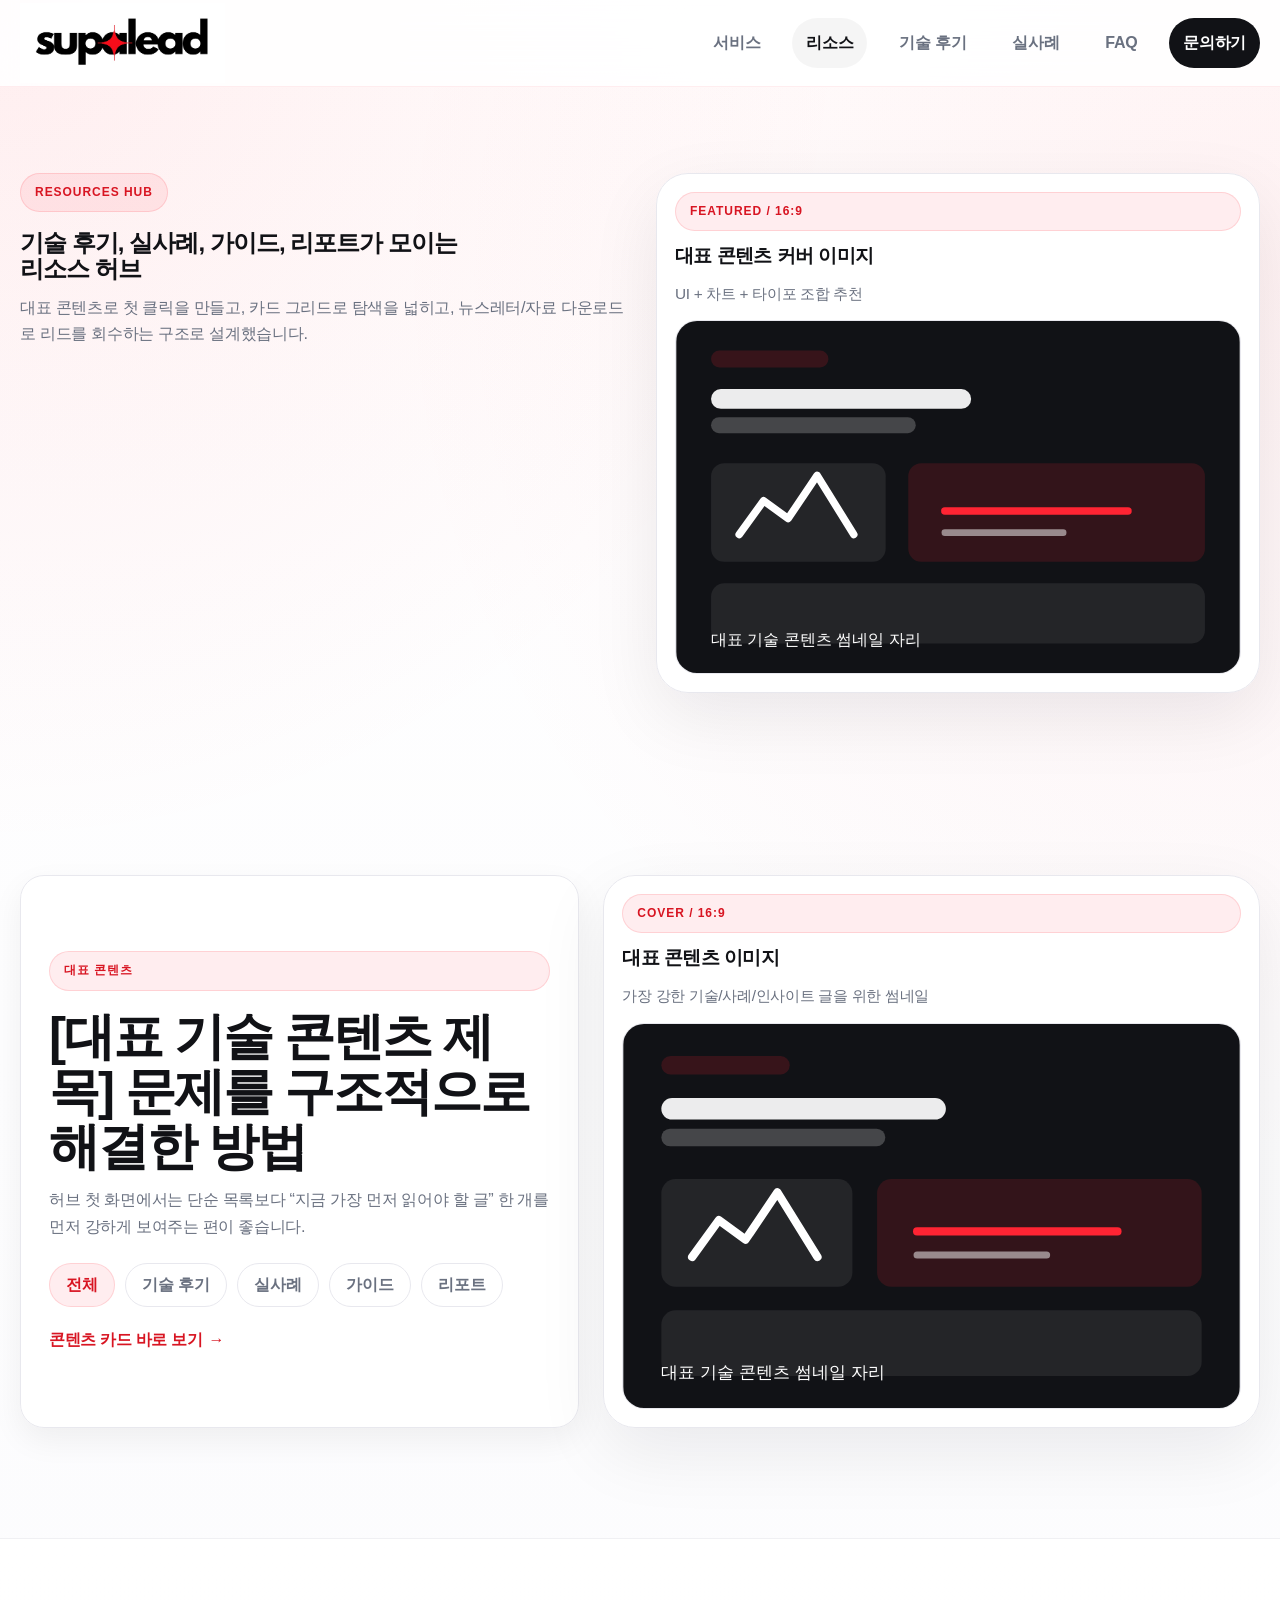
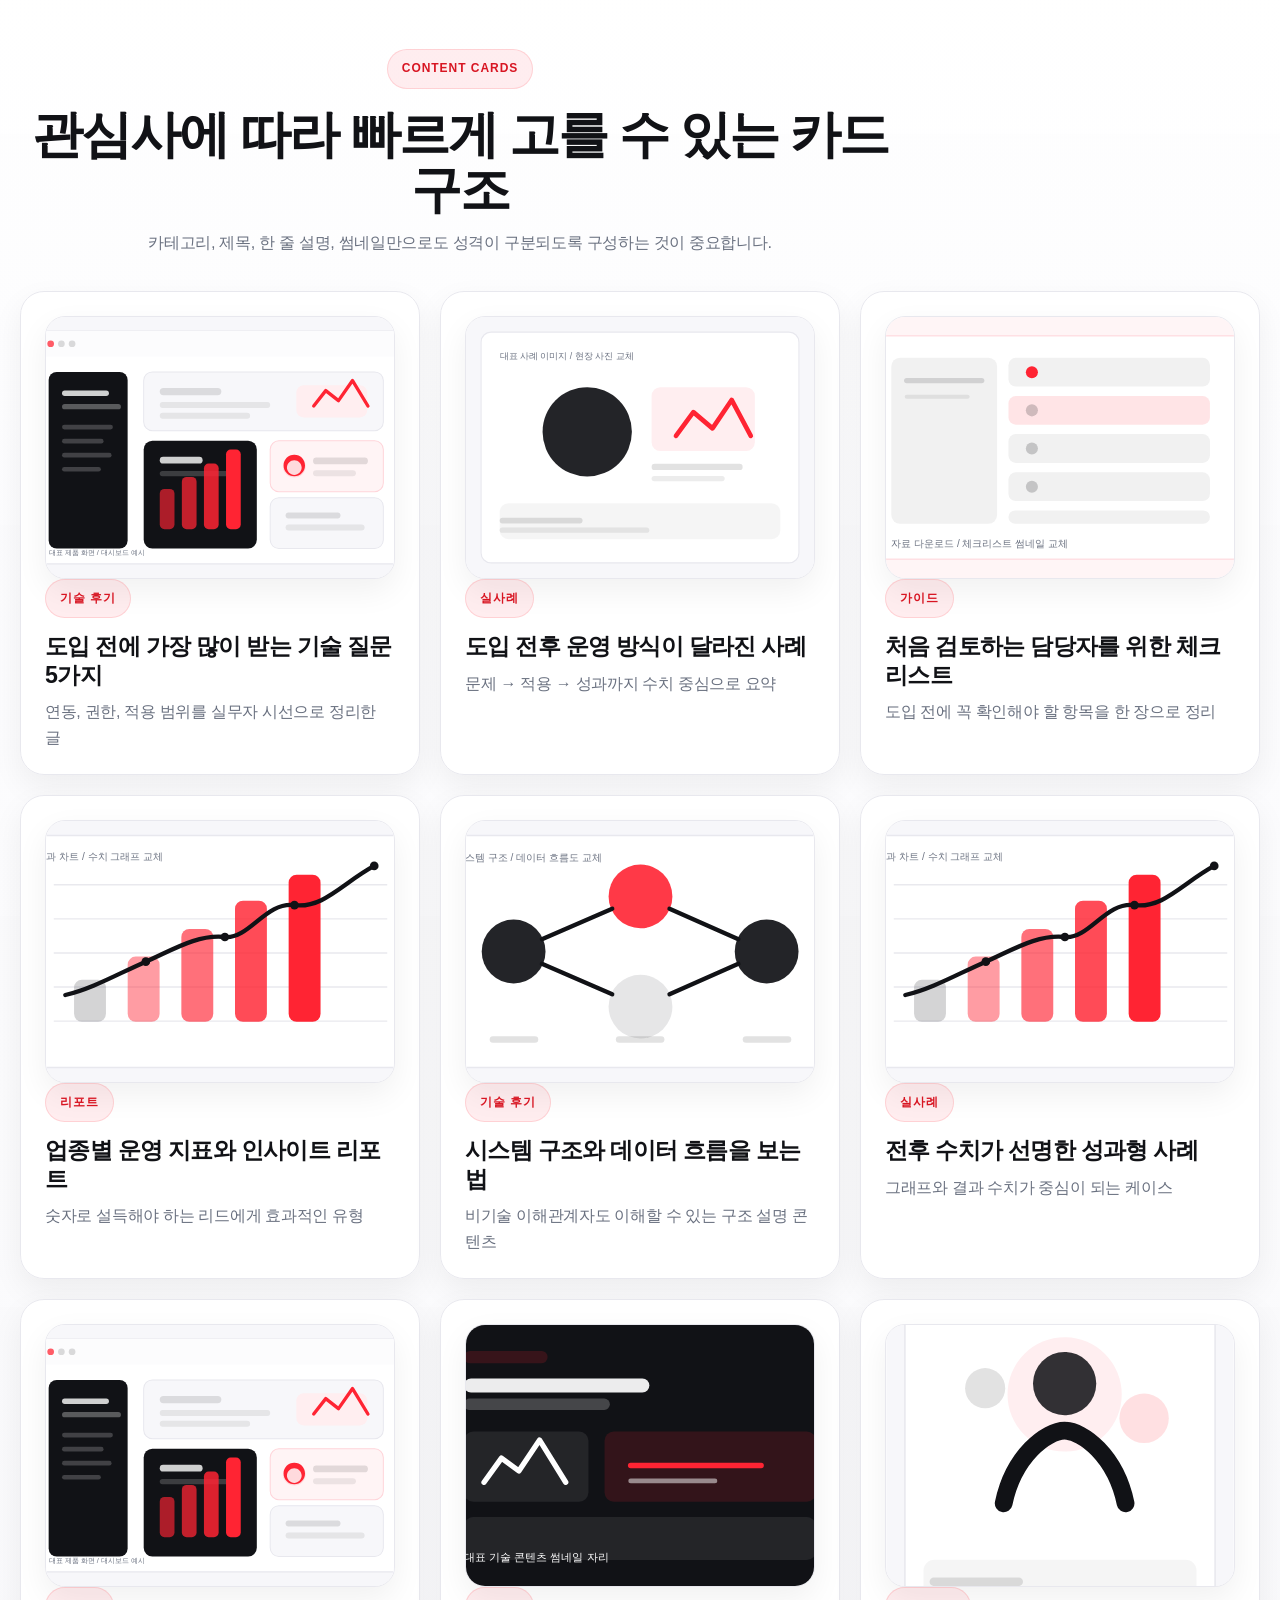
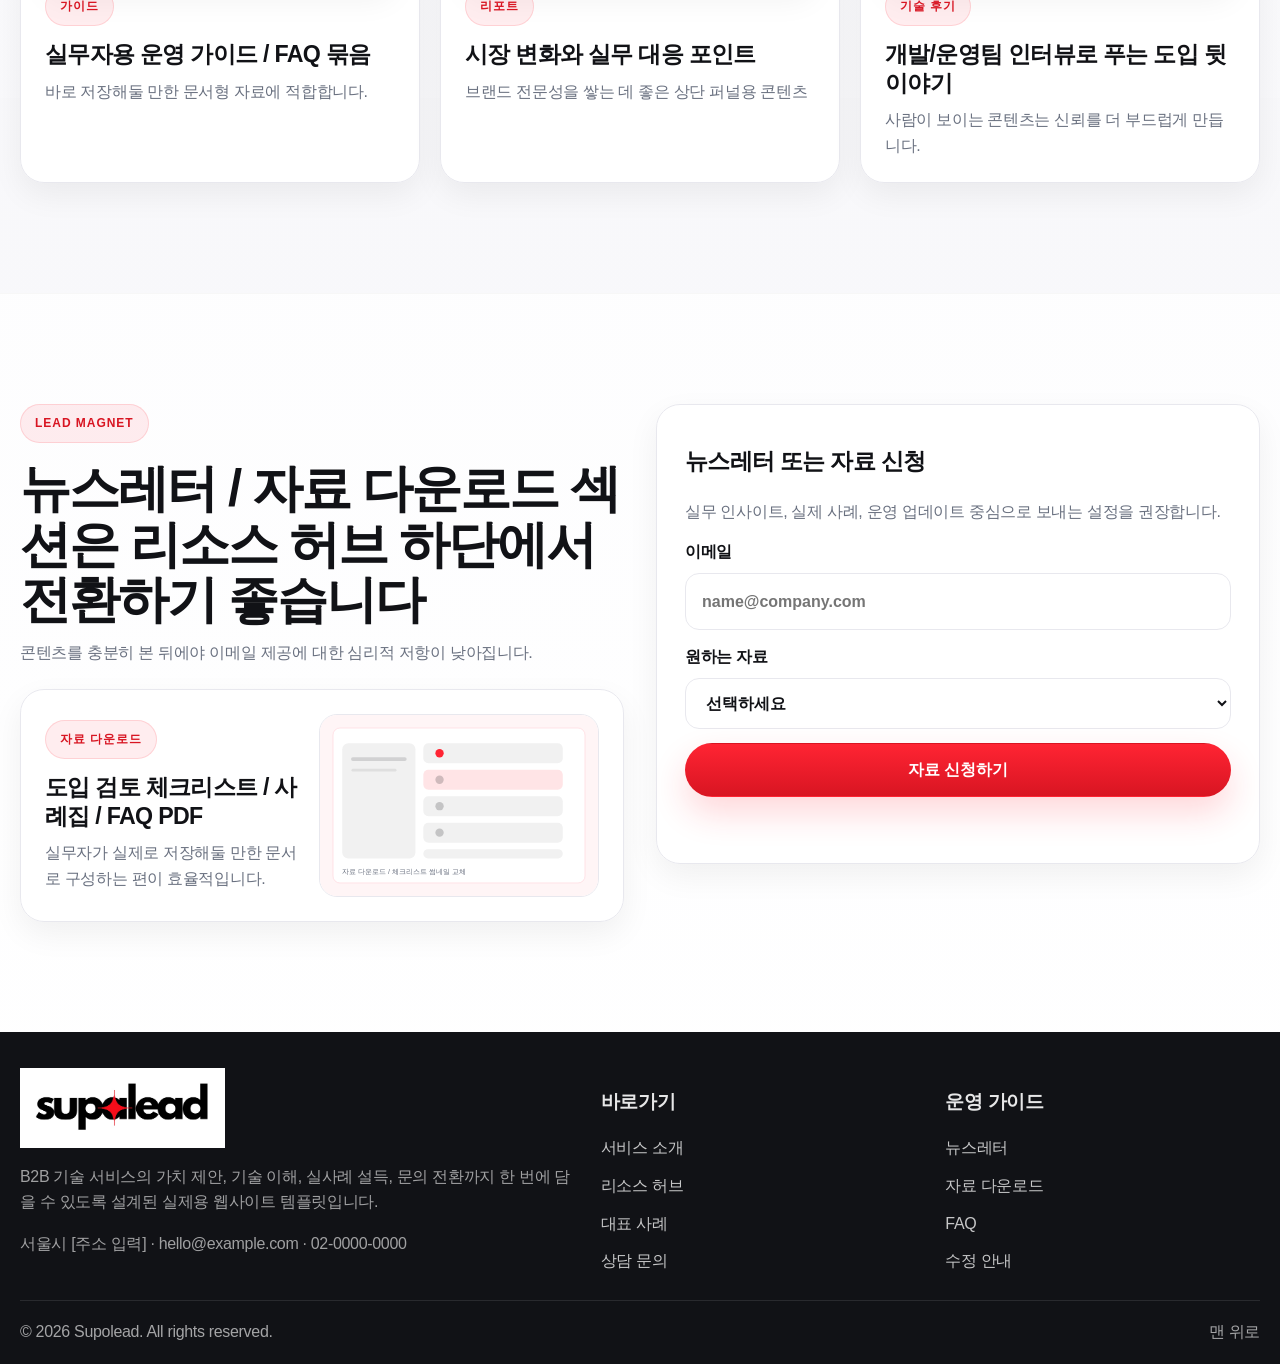
<file: resources.html>
<!DOCTYPE html>
<html lang="ko">
<head>
  <meta charset="UTF-8">
  <meta name="viewport" content="width=device-width, initial-scale=1.0">
  <!-- [수정 포인트] 사이트 제목 / 설명 -->
  <title>Supolead | B2B 기술 서비스 랜딩페이지</title>
  <meta name="description" content="Supolead B2B 기술 서비스 소개, 기술 후기, 실사례, 자료 다운로드 페이지 템플릿입니다.">
  <link rel="preconnect" href="https://fonts.googleapis.com">
  <link rel="preconnect" href="https://fonts.gstatic.com" crossorigin>
  <link rel="stylesheet" href="style.css">
  <script defer src="scripts.js"></script>
</head>
<body data-page="resources">

  <a class="skip-link" href="#main">본문 바로가기</a>
  <header class="site-header" id="siteHeader">
    <div class="container header-row">
      <a class="brand" href="index.html" aria-label="Supolead 홈">
        <img src="assets/logo.jpeg" alt="Supolead 로고">
      </a>

      <button class="menu-toggle" type="button" aria-expanded="false" aria-controls="siteNav" data-menu-toggle>
        <span></span>
        <span></span>
        <span></span>
        <span class="sr-only">메뉴 열기</span>
      </button>

      <nav class="site-nav" id="siteNav" aria-label="주요 메뉴">
        <!-- [수정 포인트] 메뉴명 / 링크 구조 변경 -->
        <a href="index.html#solution">서비스</a>
        <a href="resources.html">리소스</a>
        <a href="index.html#featured-content">기술 후기</a>
        <a href="case-study.html">실사례</a>
        <a href="index.html#faq">FAQ</a>
        <a class="nav-cta" href="index.html#contact">문의하기</a>
      </nav>
    </div>
  </header>

  <main id="main">
    <section class="sub-hero" id="top">
      <div class="container sub-hero-grid">
        <div>
          <span class="eyebrow">Resources Hub</span>
          <!-- [수정 포인트] 리소스 허브 상단 카피 -->
          <h1>기술 후기, 실사례, 가이드, 리포트가 모이는<br>리소스 허브</h1>
          <p>대표 콘텐츠로 첫 클릭을 만들고, 카드 그리드로 탐색을 넓히고, 뉴스레터/자료 다운로드로 리드를 회수하는 구조로 설계했습니다.</p>
        </div>
        <div class="media-card media-card-cover">
          <div class="media-meta">
            <span class="media-chip">FEATURED / 16:9</span>
            <strong>대표 콘텐츠 커버 이미지</strong>
            <p>UI + 차트 + 타이포 조합 추천</p>
          </div>
          <!-- [수정 포인트] 대표 리소스 커버 이미지 교체 -->
          <img src="assets/blog-cover.svg" alt="리소스 허브 대표 콘텐츠 이미지 예시">
        </div>
      </div>
    </section>

    <section class="section">
      <div class="container feature-grid">
        <article class="feature-copy">
          <span class="content-label">대표 콘텐츠</span>
          <!-- [수정 포인트] 대표 콘텐츠 제목 / 보조문구 / 버튼 -->
          <h2>[대표 기술 콘텐츠 제목] 문제를 구조적으로 해결한 방법</h2>
          <p>허브 첫 화면에서는 단순 목록보다 “지금 가장 먼저 읽어야 할 글” 한 개를 먼저 강하게 보여주는 편이 좋습니다.</p>
          <div class="chip-row filter-row" data-filter-group>
            <button class="chip chip-active" type="button" data-filter="all">전체</button>
            <button class="chip" type="button" data-filter="tech">기술 후기</button>
            <button class="chip" type="button" data-filter="case">실사례</button>
            <button class="chip" type="button" data-filter="guide">가이드</button>
            <button class="chip" type="button" data-filter="report">리포트</button>
          </div>
          <a class="text-link" href="#resource-grid">콘텐츠 카드 바로 보기</a>
        </article>

        <div class="media-card media-card-cover">
          <div class="media-meta">
            <span class="media-chip">COVER / 16:9</span>
            <strong>대표 콘텐츠 이미지</strong>
            <p>가장 강한 기술/사례/인사이트 글을 위한 썸네일</p>
          </div>
          <!-- [수정 포인트] 대표 콘텐츠 썸네일 교체 -->
          <img src="assets/blog-cover.svg" alt="대표 콘텐츠 썸네일 예시">
        </div>
      </div>
    </section>

    <section class="section section-alt" id="resource-grid">
      <div class="container">
        <div class="section-head">
          <span class="eyebrow">Content Cards</span>
          <h2>관심사에 따라 빠르게 고를 수 있는 카드 구조</h2>
          <p>카테고리, 제목, 한 줄 설명, 썸네일만으로도 성격이 구분되도록 구성하는 것이 중요합니다.</p>
        </div>

        <div class="card-grid card-grid-3 js-filter-container">
          <!-- [수정 포인트] 카드 개수 / 카테고리 / 제목 / 링크 / 썸네일 교체 -->
          <article class="resource-card" data-category="tech">
            <a class="resource-thumb" href="#">
              <img src="assets/hero-ui.svg" alt="기술 후기 썸네일 예시">
            </a>
            <span class="content-label">기술 후기</span>
            <h3><a href="#">도입 전에 가장 많이 받는 기술 질문 5가지</a></h3>
            <p>연동, 권한, 적용 범위를 실무자 시선으로 정리한 글</p>
          </article>

          <article class="resource-card" data-category="case">
            <a class="resource-thumb" href="case-study.html">
              <img src="assets/case-photo.svg" alt="실사례 썸네일 예시">
            </a>
            <span class="content-label">실사례</span>
            <h3><a href="case-study.html">도입 전후 운영 방식이 달라진 사례</a></h3>
            <p>문제 → 적용 → 성과까지 수치 중심으로 요약</p>
          </article>

          <article class="resource-card" data-category="guide">
            <a class="resource-thumb" href="#download">
              <img src="assets/resource-guide.svg" alt="가이드 썸네일 예시">
            </a>
            <span class="content-label">가이드</span>
            <h3><a href="#download">처음 검토하는 담당자를 위한 체크리스트</a></h3>
            <p>도입 전에 꼭 확인해야 할 항목을 한 장으로 정리</p>
          </article>

          <article class="resource-card" data-category="report">
            <a class="resource-thumb" href="#">
              <img src="assets/chart.svg" alt="리포트 썸네일 예시">
            </a>
            <span class="content-label">리포트</span>
            <h3><a href="#">업종별 운영 지표와 인사이트 리포트</a></h3>
            <p>숫자로 설득해야 하는 리드에게 효과적인 유형</p>
          </article>

          <article class="resource-card" data-category="tech">
            <a class="resource-thumb" href="#">
              <img src="assets/diagram.svg" alt="구조 설명 썸네일 예시">
            </a>
            <span class="content-label">기술 후기</span>
            <h3><a href="#">시스템 구조와 데이터 흐름을 보는 법</a></h3>
            <p>비기술 이해관계자도 이해할 수 있는 구조 설명 콘텐츠</p>
          </article>

          <article class="resource-card" data-category="case">
            <a class="resource-thumb" href="case-study.html">
              <img src="assets/chart.svg" alt="성과형 사례 썸네일 예시">
            </a>
            <span class="content-label">실사례</span>
            <h3><a href="case-study.html">전후 수치가 선명한 성과형 사례</a></h3>
            <p>그래프와 결과 수치가 중심이 되는 케이스</p>
          </article>

          <article class="resource-card" data-category="guide">
            <a class="resource-thumb" href="#download">
              <img src="assets/hero-ui.svg" alt="운영 가이드 썸네일 예시">
            </a>
            <span class="content-label">가이드</span>
            <h3><a href="#download">실무자용 운영 가이드 / FAQ 묶음</a></h3>
            <p>바로 저장해둘 만한 문서형 자료에 적합합니다.</p>
          </article>

          <article class="resource-card" data-category="report">
            <a class="resource-thumb" href="#">
              <img src="assets/blog-cover.svg" alt="트렌드 리포트 썸네일 예시">
            </a>
            <span class="content-label">리포트</span>
            <h3><a href="#">시장 변화와 실무 대응 포인트</a></h3>
            <p>브랜드 전문성을 쌓는 데 좋은 상단 퍼널용 콘텐츠</p>
          </article>

          <article class="resource-card" data-category="tech">
            <a class="resource-thumb" href="#">
              <img src="assets/team-photo.svg" alt="인터뷰형 콘텐츠 썸네일 예시">
            </a>
            <span class="content-label">기술 후기</span>
            <h3><a href="#">개발/운영팀 인터뷰로 푸는 도입 뒷이야기</a></h3>
            <p>사람이 보이는 콘텐츠는 신뢰를 더 부드럽게 만듭니다.</p>
          </article>
        </div>
      </div>
    </section>

    <section class="section" id="download">
      <div class="container newsletter-grid">
        <div>
          <div class="section-head section-head-left compact-head">
            <span class="eyebrow">Lead Magnet</span>
            <h2>뉴스레터 / 자료 다운로드 섹션은
리소스 허브 하단에서 전환하기 좋습니다</h2>
            <p>콘텐츠를 충분히 본 뒤에야 이메일 제공에 대한 심리적 저항이 낮아집니다.</p>
          </div>

          <div class="download-card download-card-alt">
            <div>
              <span class="content-label">자료 다운로드</span>
              <h3>도입 검토 체크리스트 / 사례집 / FAQ PDF</h3>
              <p>실무자가 실제로 저장해둘 만한 문서로 구성하는 편이 효율적입니다.</p>
            </div>
            <div class="download-preview">
              <!-- [수정 포인트] 자료 다운로드 대표 이미지 교체 -->
              <img src="assets/resource-guide.svg" alt="자료 다운로드 대표 이미지 예시">
            </div>
          </div>
        </div>

        <form class="newsletter-form js-newsletter-form" id="resourceNewsletterForm">
          <!-- [수정 포인트] 구독 문구 / 폼 구성 / 안내 문구 -->
          <h3>뉴스레터 또는 자료 신청</h3>
          <p>실무 인사이트, 실제 사례, 운영 업데이트 중심으로 보내는 설정을 권장합니다.</p>
          <label>
            이메일
            <input type="email" name="email" placeholder="name@company.com" required>
          </label>
          <label>
            원하는 자료
            <select name="topic" required>
              <option value="">선택하세요</option>
              <option value="체크리스트">도입 체크리스트</option>
              <option value="사례집">사례집 PDF</option>
              <option value="FAQ">기술 FAQ</option>
              <option value="뉴스레터">뉴스레터 구독</option>
            </select>
          </label>
          <button class="btn btn-primary" type="submit">자료 신청하기</button>
          <p class="form-status" aria-live="polite"></p>
        </form>
      </div>
    </section>
  </main>

  <footer class="site-footer">
    <div class="container footer-grid">
      <div>
        <!-- [수정 포인트] 회사명 / 소개 문구 / 주소 / 연락처 -->
        <a class="footer-brand" href="index.html">
          <img src="assets/logo.jpeg" alt="Supolead 로고">
        </a>
        <p class="footer-copy">B2B 기술 서비스의 가치 제안, 기술 이해, 실사례 설득, 문의 전환까지 한 번에 담을 수 있도록 설계된 실제용 웹사이트 템플릿입니다.</p>
        <p class="footer-meta">서울시 [주소 입력] · hello@example.com · 02-0000-0000</p>
      </div>

      <div>
        <h3>바로가기</h3>
        <ul class="footer-links">
          <li><a href="index.html#solution">서비스 소개</a></li>
          <li><a href="resources.html">리소스 허브</a></li>
          <li><a href="case-study.html">대표 사례</a></li>
          <li><a href="index.html#contact">상담 문의</a></li>
        </ul>
      </div>

      <div>
        <h3>운영 가이드</h3>
        <ul class="footer-links">
          <li><a href="resources.html#newsletter">뉴스레터</a></li>
          <li><a href="resources.html#download">자료 다운로드</a></li>
          <li><a href="index.html#faq">FAQ</a></li>
          <li><a href="README.md">수정 안내</a></li>
        </ul>
      </div>
    </div>

    <div class="container footer-bottom">
      <p>© <span id="currentYear"></span> Supolead. All rights reserved.</p>
      <a href="#top">맨 위로</a>
    </div>
  </footer>

</body>
</html>
</file>
<file: style.css>
/* =========================================================
   Supolead Website Template
   [수정 포인트] 가장 먼저 확인할 영역
   1) :root 컬러 변수
   2) .brand / .nav-cta / .btn-* 스타일
   3) 섹션 여백(section padding)
   ========================================================= */

:root {
  --bg: #ffffff;
  --bg-soft: #f7f7fa;
  --bg-accent: #fff4f5;
  --surface: #ffffff;
  --surface-soft: #fafafc;
  --text: #111216;
  --muted: #6a7180;
  --line: #e8e8ee;
  --line-strong: #d8d8e0;
  --shadow: 0 24px 70px rgba(17, 18, 22, 0.08);
  --shadow-soft: 0 12px 32px rgba(17, 18, 22, 0.06);
  --brand: #ff2433;
  --brand-dark: #d81522;
  --brand-soft: rgba(255, 36, 51, 0.08);
  --brand-soft-2: rgba(255, 36, 51, 0.14);
  --black: #111216;
  --radius-xl: 32px;
  --radius-lg: 24px;
  --radius-md: 18px;
  --radius-sm: 14px;
  --container: 1240px;
  --header-height: 86px;
  --transition: 0.24s ease;
}

* { box-sizing: border-box; }
html { scroll-behavior: smooth; }
body {
  margin: 0;
  color: var(--text);
  background:
    radial-gradient(circle at 0% 0%, rgba(255, 36, 51, 0.08), transparent 18%),
    radial-gradient(circle at 100% 6%, rgba(255, 36, 51, 0.06), transparent 20%),
    linear-gradient(180deg, #ffffff 0%, #fbfbfd 46%, #ffffff 100%);
  font-family: -apple-system, BlinkMacSystemFont, 'Segoe UI', 'Noto Sans KR', 'Apple SD Gothic Neo', 'Malgun Gothic', sans-serif;
  line-height: 1.6;
  letter-spacing: -0.02em;
}

img { display: block; max-width: 100%; }
a { color: inherit; text-decoration: none; }
button, input, select, textarea {
  font: inherit;
}
button { cursor: pointer; }

.sr-only {
  position: absolute;
  width: 1px;
  height: 1px;
  padding: 0;
  margin: -1px;
  overflow: hidden;
  clip: rect(0, 0, 0, 0);
  border: 0;
}

.skip-link {
  position: absolute;
  left: 16px;
  top: -56px;
  z-index: 200;
  padding: 12px 16px;
  border-radius: 12px;
  background: var(--black);
  color: white;
  transition: top var(--transition);
}
.skip-link:focus { top: 16px; }

.container {
  width: min(calc(100% - 40px), var(--container));
  margin: 0 auto;
}

.section {
  padding: 110px 0;
}
.section-alt {
  background: linear-gradient(180deg, rgba(255,255,255,0.84), rgba(247,247,250,0.86));
  border-top: 1px solid rgba(17, 18, 22, 0.03);
  border-bottom: 1px solid rgba(17, 18, 22, 0.03);
}

.secondary-top-gap { margin-top: 28px; }

.eyebrow,
.section-kicker,
.content-label,
.media-chip {
  display: inline-flex;
  align-items: center;
  gap: 8px;
  padding: 9px 14px;
  border-radius: 999px;
  background: var(--brand-soft);
  color: var(--brand-dark);
  border: 1px solid var(--brand-soft-2);
  font-size: 12px;
  font-weight: 800;
  text-transform: uppercase;
  letter-spacing: 0.08em;
}

.section-head {
  max-width: 880px;
  margin-bottom: 36px;
  text-align: center;
}
.section-head-left {
  text-align: left;
  margin-bottom: 28px;
}
.compact-head { margin-bottom: 24px; }
.section-head h2,
.feature-copy h2,
.contact-copy h2,
.case-feature-copy h3,
.hero-copy h1,
.sub-hero h1 {
  margin: 18px 0 12px;
  line-height: 1.08;
  letter-spacing: -0.04em;
}
.section-head h2,
.feature-copy h2,
.contact-copy h2 { font-size: clamp(2rem, 4vw, 3.3rem); }
.section-head p,
.hero-text,
.feature-copy p,
.case-feature-copy p,
.contact-copy p,
.sub-hero p,
.result-summary p {
  margin: 0;
  color: var(--muted);
  font-size: 1.02rem;
}

/* =========================================================
   Header / Navigation
   ========================================================= */
.site-header {
  position: sticky;
  top: 0;
  z-index: 100;
  background: rgba(255, 255, 255, 0.88);
  backdrop-filter: blur(18px);
  border-bottom: 1px solid rgba(255, 36, 51, 0.08);
  transition: box-shadow var(--transition), background var(--transition);
}
.site-header.is-scrolled {
  box-shadow: 0 12px 32px rgba(17, 18, 22, 0.06);
  background: rgba(255, 255, 255, 0.94);
}
.header-row {
  min-height: var(--header-height);
  display: flex;
  align-items: center;
  justify-content: space-between;
  gap: 24px;
}
.brand {
  display: inline-flex;
  align-items: center;
  flex-shrink: 0;
}
.brand img,
.footer-brand img {
  width: clamp(150px, 16vw, 210px);
  height: auto;
}
.site-nav {
  display: flex;
  align-items: center;
  gap: 18px;
}
.site-nav a {
  padding: 12px 14px;
  border-radius: 999px;
  font-weight: 600;
  color: var(--muted);
  transition: color var(--transition), background var(--transition), transform var(--transition);
}
.site-nav a:hover,
.site-nav a.is-current {
  color: var(--text);
  background: rgba(17, 18, 22, 0.04);
}
.nav-cta {
  background: var(--black);
  color: white !important;
}
.nav-cta:hover {
  transform: translateY(-1px);
  background: var(--brand);
}
.menu-toggle {
  display: none;
  width: 52px;
  height: 52px;
  padding: 0;
  border: 1px solid var(--line);
  border-radius: 14px;
  background: white;
  align-items: center;
  justify-content: center;
  flex-direction: column;
  gap: 6px;
}
.menu-toggle span:not(.sr-only) {
  display: block;
  width: 20px;
  height: 2px;
  border-radius: 999px;
  background: var(--text);
}
body.menu-open { overflow: hidden; }

/* =========================================================
   Buttons / Links
   ========================================================= */
.btn {
  display: inline-flex;
  align-items: center;
  justify-content: center;
  min-height: 54px;
  padding: 0 22px;
  border-radius: 999px;
  border: 1px solid transparent;
  font-weight: 700;
  transition: transform var(--transition), box-shadow var(--transition), background var(--transition);
}
.btn:hover { transform: translateY(-2px); }
.btn-primary {
  background: linear-gradient(180deg, var(--brand), var(--brand-dark));
  color: white;
  box-shadow: 0 16px 34px rgba(255, 36, 51, 0.18);
}
.btn-primary:hover { box-shadow: 0 22px 42px rgba(255, 36, 51, 0.24); }
.btn-secondary {
  background: white;
  border-color: var(--line);
  color: var(--text);
  box-shadow: var(--shadow-soft);
}
.text-link {
  display: inline-flex;
  align-items: center;
  gap: 6px;
  margin-top: 20px;
  font-weight: 800;
  color: var(--brand-dark);
}
.text-link::after {
  content: '→';
  transition: transform var(--transition);
}
.text-link:hover::after { transform: translateX(3px); }

/* =========================================================
   Hero
   ========================================================= */
.hero,
.sub-hero {
  padding: 86px 0 72px;
}
.hero-grid,
.sub-hero-grid,
.solution-grid,
.newsletter-grid,
.contact-grid,
.case-hero-grid,
.result-grid {
  display: grid;
  gap: 32px;
}
.hero-grid {
  grid-template-columns: 1.02fr 0.98fr;
  align-items: center;
}
.hero-copy h1 {
  font-size: clamp(2.6rem, 5vw, 4.7rem);
}
.hero-text strong { color: var(--black); }
.hero-actions {
  display: flex;
  flex-wrap: wrap;
  gap: 14px;
  margin-top: 30px;
}
.hero-stats {
  list-style: none;
  margin: 30px 0 0;
  padding: 0;
  display: grid;
  grid-template-columns: repeat(3, minmax(0, 1fr));
  gap: 14px;
}
.hero-stats li,
.metric-boxes > div,
.case-metrics > div,
.sticky-card,
.info-card,
.resource-card,
.feature-copy,
.download-card,
.newsletter-form,
.contact-form,
.case-feature,
.result-summary {
  background: rgba(255, 255, 255, 0.94);
  border: 1px solid var(--line);
  border-radius: var(--radius-lg);
  box-shadow: var(--shadow-soft);
}
.hero-stats li {
  padding: 18px;
}
.hero-stats strong,
.metric-boxes strong,
.case-metrics strong {
  display: block;
  margin-bottom: 8px;
  font-size: 1.4rem;
  letter-spacing: -0.03em;
}
.hero-stats span,
.metric-boxes span,
.case-metrics span {
  color: var(--muted);
  font-size: 0.95rem;
}
.hero-visual,
.stack-grid {
  display: grid;
  gap: 18px;
}
.hero-side-grid,
.media-split {
  display: grid;
  grid-template-columns: repeat(2, minmax(0, 1fr));
  gap: 18px;
}

.media-card {
  overflow: hidden;
  display: grid;
  gap: 14px;
  padding: 18px;
  background: rgba(255, 255, 255, 0.96);
  border: 1px solid var(--line);
  border-radius: var(--radius-xl);
  box-shadow: var(--shadow);
}
.media-card img {
  width: 100%;
  border-radius: 22px;
  border: 1px solid var(--line);
  background: white;
}
.media-card-large img { aspect-ratio: 16 / 10; object-fit: cover; }
.media-card-cover img { aspect-ratio: 16 / 10; object-fit: cover; }
.media-meta {
  display: grid;
  gap: 10px;
}
.media-meta strong {
  font-size: 1.2rem;
  letter-spacing: -0.03em;
}
.media-meta p {
  margin: 0;
  color: var(--muted);
  font-size: 0.96rem;
}

/* =========================================================
   Logo Strip
   ========================================================= */
.logo-strip {
  padding: 24px 0 0;
}
.logo-strip .container {
  background: rgba(255, 255, 255, 0.94);
  border: 1px solid var(--line);
  border-radius: var(--radius-xl);
  box-shadow: var(--shadow-soft);
  padding: 24px 28px;
}
.section-kicker {
  margin-bottom: 16px;
}
.logo-list {
  display: grid;
  grid-template-columns: repeat(6, minmax(0, 1fr));
  gap: 12px;
}
.logo-list span,
.case-logo {
  min-height: 56px;
  display: grid;
  place-items: center;
  border-radius: 16px;
  border: 1px dashed var(--line-strong);
  background: white;
  font-weight: 800;
  color: var(--muted);
}

/* =========================================================
   Cards / Lists
   ========================================================= */
.card-grid {
  display: grid;
  gap: 20px;
}
.card-grid-3 { grid-template-columns: repeat(3, minmax(0, 1fr)); }
.card-grid-2 { grid-template-columns: repeat(2, minmax(0, 1fr)); }

.info-card,
.resource-card {
  padding: 24px;
}
.info-card h3,
.resource-card h3,
.feature-copy h3,
.download-card h3,
.newsletter-form h3,
.contact-form h3,
.sticky-card h3 {
  margin: 14px 0 10px;
  font-size: 1.45rem;
  line-height: 1.22;
  letter-spacing: -0.03em;
}
.info-card p,
.resource-card p,
.feature-copy p,
.download-card p,
.newsletter-form p,
.contact-form p,
.sticky-card p {
  margin: 0;
  color: var(--muted);
}
.info-card ul,
.resource-card ul,
.contact-points,
.sticky-card ul {
  margin: 18px 0 0;
  padding-left: 18px;
  color: var(--muted);
}
.info-card li,
.resource-card li,
.contact-points li,
.sticky-card li { margin-top: 8px; }

.feature-grid,
.case-layout {
  display: grid;
  gap: 24px;
}
.feature-grid { grid-template-columns: 0.92fr 1.08fr; align-items: stretch; }
.feature-copy {
  padding: 28px;
  display: flex;
  flex-direction: column;
  justify-content: center;
}
.case-layout { gap: 28px; }
.case-feature {
  padding: 22px;
  display: grid;
  grid-template-columns: 1fr 0.92fr;
  gap: 24px;
}
.case-feature-copy {
  display: flex;
  flex-direction: column;
  justify-content: center;
}
.case-feature blockquote,
.quote-block {
  margin: 22px 0 0;
  padding: 22px;
  border-radius: 22px;
  background: var(--brand-soft);
  border: 1px solid var(--brand-soft-2);
  color: var(--text);
  font-size: 1.02rem;
}
.case-feature cite,
.quote-block cite {
  display: block;
  margin-top: 12px;
  font-style: normal;
  color: var(--muted);
  font-size: 0.94rem;
}
.case-metrics {
  display: grid;
  gap: 14px;
  margin: 24px 0 0;
}
.case-metrics-hero { grid-template-columns: repeat(3, minmax(0, 1fr)); }
.case-metrics-grid { grid-template-columns: repeat(2, minmax(0, 1fr)); }
.case-metrics > div,
.metric-boxes > div {
  padding: 18px;
}
.metric-boxes {
  display: grid;
  grid-template-columns: repeat(2, minmax(0, 1fr));
  gap: 14px;
  margin-top: 24px;
}
.resource-card { position: relative; }
.resource-thumb {
  display: block;
  border-radius: 20px;
  overflow: hidden;
  border: 1px solid var(--line);
  background: white;
  box-shadow: var(--shadow-soft);
}
.resource-thumb img {
  width: 100%;
  aspect-ratio: 4 / 3;
  object-fit: cover;
}
.resource-card h3 a:hover,
.footer-links a:hover { color: var(--brand-dark); }

.chip-row {
  display: flex;
  flex-wrap: wrap;
  gap: 10px;
  margin-top: 20px;
}
.chip {
  display: inline-flex;
  align-items: center;
  justify-content: center;
  min-height: 44px;
  padding: 0 16px;
  border-radius: 999px;
  border: 1px solid var(--line);
  background: white;
  color: var(--muted);
  font-weight: 700;
  transition: all var(--transition);
}
.chip:hover,
.chip-active {
  color: var(--brand-dark);
  border-color: var(--brand-soft-2);
  background: var(--brand-soft);
}
.filter-row { margin-top: 24px; }

/* =========================================================
   Solution / Steps
   ========================================================= */
.solution-grid {
  grid-template-columns: 0.95fr 1.05fr;
  align-items: start;
}
.step-list {
  display: grid;
  gap: 16px;
}
.step-list article {
  display: grid;
  grid-template-columns: 68px 1fr;
  gap: 14px;
  padding: 20px;
  border-radius: var(--radius-lg);
  border: 1px solid var(--line);
  background: rgba(255, 255, 255, 0.94);
  box-shadow: var(--shadow-soft);
}
.step-list span {
  width: 48px;
  height: 48px;
  display: grid;
  place-items: center;
  border-radius: 50%;
  background: var(--brand-soft);
  border: 1px solid var(--brand-soft-2);
  color: var(--brand-dark);
  font-weight: 800;
}
.step-list h3 {
  margin: 0 0 6px;
  font-size: 1.18rem;
}
.step-list p { margin: 0; color: var(--muted); }

/* =========================================================
   Newsletter / Forms
   ========================================================= */
.newsletter-grid,
.contact-grid,
.result-grid,
.sub-hero-grid,
.case-hero-grid {
  grid-template-columns: repeat(2, minmax(0, 1fr));
  align-items: start;
}
.download-card {
  margin-top: 24px;
  padding: 24px;
  display: grid;
  gap: 16px;
}
.download-card-alt {
  grid-template-columns: 1fr 280px;
  align-items: center;
}
.download-preview img {
  width: 100%;
  border-radius: 18px;
  border: 1px solid var(--line);
}
.newsletter-form,
.contact-form {
  padding: 28px;
  display: grid;
  gap: 14px;
}
.newsletter-form label,
.contact-form label {
  display: grid;
  gap: 8px;
  font-weight: 700;
}
.newsletter-form input,
.newsletter-form select,
.contact-form input,
.contact-form textarea {
  width: 100%;
  padding: 15px 16px;
  border-radius: 14px;
  border: 1px solid var(--line);
  background: white;
  color: var(--text);
  transition: border-color var(--transition), box-shadow var(--transition);
}
.newsletter-form input:focus,
.newsletter-form select:focus,
.contact-form input:focus,
.contact-form textarea:focus {
  outline: none;
  border-color: rgba(255, 36, 51, 0.35);
  box-shadow: 0 0 0 4px rgba(255, 36, 51, 0.1);
}
.form-status {
  min-height: 24px;
  margin: 4px 0 0;
  font-size: 0.94rem;
  font-weight: 700;
  color: var(--brand-dark);
}
.form-status.is-error { color: #c02a18; }
.form-status.is-success { color: #0c7c3e; }
.contact-section {
  padding-top: 80px;
  padding-bottom: 120px;
}
.contact-copy {
  padding: 10px 0;
}
.contact-points {
  margin-top: 22px;
}

/* =========================================================
   FAQ
   ========================================================= */
.faq-list {
  display: grid;
  gap: 12px;
}
.faq-item {
  border-radius: 18px;
  border: 1px solid var(--line);
  background: rgba(255, 255, 255, 0.94);
  overflow: hidden;
  box-shadow: var(--shadow-soft);
}
.faq-question {
  width: 100%;
  display: flex;
  align-items: center;
  justify-content: space-between;
  gap: 18px;
  padding: 22px 24px;
  background: transparent;
  border: 0;
  text-align: left;
  font-weight: 800;
  font-size: 1.02rem;
}
.faq-question::after {
  content: '+';
  flex-shrink: 0;
  font-size: 1.4rem;
  color: var(--brand-dark);
  transition: transform var(--transition);
}
.faq-item.is-open .faq-question::after {
  transform: rotate(45deg);
}
.faq-answer {
  display: grid;
  grid-template-rows: 0fr;
  transition: grid-template-rows var(--transition);
}
.faq-answer p {
  overflow: hidden;
  margin: 0;
  padding: 0 24px 0;
  color: var(--muted);
}
.faq-item.is-open .faq-answer {
  grid-template-rows: 1fr;
}
.faq-item.is-open .faq-answer p {
  padding-bottom: 22px;
}

/* =========================================================
   Sticky / Footer
   ========================================================= */
.result-summary {
  padding: 28px;
}
.sticky-card {
  position: sticky;
  top: calc(var(--header-height) + 24px);
  padding: 24px;
}
.site-footer {
  padding: 36px 0 20px;
  background: #111216;
  color: rgba(255, 255, 255, 0.9);
}
.footer-grid {
  display: grid;
  grid-template-columns: 1.4fr 0.8fr 0.8fr;
  gap: 30px;
  padding-bottom: 26px;
}
.footer-copy,
.footer-meta {
  color: rgba(255, 255, 255, 0.6);
}
.footer-links {
  list-style: none;
  margin: 0;
  padding: 0;
  display: grid;
  gap: 12px;
}
.footer-links a { color: rgba(255, 255, 255, 0.76); }
.footer-bottom {
  border-top: 1px solid rgba(255, 255, 255, 0.1);
  padding-top: 18px;
  display: flex;
  align-items: center;
  justify-content: space-between;
  gap: 16px;
}
.footer-bottom p,
.footer-bottom a {
  margin: 0;
  color: rgba(255, 255, 255, 0.62);
}

/* =========================================================
   Utilities / animation
   ========================================================= */
.resource-card.is-hidden {
  display: none;
}
.fade-in {
  opacity: 0;
  transform: translateY(12px);
  animation: fadeUp 0.5s ease forwards;
}
@keyframes fadeUp {
  to {
    opacity: 1;
    transform: translateY(0);
  }
}

/* =========================================================
   Responsive
   ========================================================= */
@media (max-width: 1080px) {
  .hero-grid,
  .solution-grid,
  .feature-grid,
  .case-feature,
  .newsletter-grid,
  .contact-grid,
  .result-grid,
  .sub-hero-grid,
  .case-hero-grid,
  .card-grid-3,
  .footer-grid,
  .card-grid-2 {
    grid-template-columns: 1fr;
  }

  .hero-side-grid,
  .media-split,
  .logo-list,
  .case-metrics-hero,
  .case-metrics-grid,
  .hero-stats {
    grid-template-columns: repeat(2, minmax(0, 1fr));
  }

  .sticky-card {
    position: static;
  }
}

@media (max-width: 840px) {
  :root { --header-height: 78px; }
  .container { width: min(calc(100% - 28px), var(--container)); }
  .section { padding: 84px 0; }
  .hero,
  .sub-hero { padding: 68px 0 52px; }
  .menu-toggle { display: inline-flex; }

  .site-nav {
    position: fixed;
    inset: var(--header-height) 14px auto;
    display: grid;
    gap: 10px;
    padding: 16px;
    border-radius: 20px;
    background: rgba(255, 255, 255, 0.98);
    border: 1px solid var(--line);
    box-shadow: var(--shadow);
    transform: translateY(-16px);
    opacity: 0;
    pointer-events: none;
    transition: var(--transition);
  }
  body.menu-open .site-nav {
    transform: translateY(0);
    opacity: 1;
    pointer-events: auto;
  }
  .site-nav a {
    min-height: 48px;
    display: flex;
    align-items: center;
  }
}

@media (max-width: 640px) {
  .hero-copy h1,
  .sub-hero h1,
  .section-head h2,
  .feature-copy h2,
  .contact-copy h2 { font-size: 2rem; }
  .hero-actions { flex-direction: column; }
  .btn { width: 100%; }
  .hero-side-grid,
  .media-split,
  .logo-list,
  .hero-stats,
  .case-metrics-hero,
  .case-metrics-grid,
  .metric-boxes,
  .download-card-alt,
  .footer-grid,
  .footer-bottom {
    grid-template-columns: 1fr;
  }
  .step-list article {
    grid-template-columns: 1fr;
  }
  .step-list span { width: 44px; height: 44px; }
  .faq-question { padding: 18px 18px; }
  .faq-item.is-open .faq-answer p { padding: 0 18px 18px; }
  .resource-card,
  .info-card,
  .feature-copy,
  .newsletter-form,
  .contact-form,
  .case-feature,
  .result-summary,
  .sticky-card,
  .download-card,
  .media-card {
    padding: 18px;
  }
}

@media (prefers-reduced-motion: reduce) {
  html { scroll-behavior: auto; }
  *, *::before, *::after {
    animation-duration: 0.01ms !important;
    animation-iteration-count: 1 !important;
    transition-duration: 0.01ms !important;
  }
}
</file>
